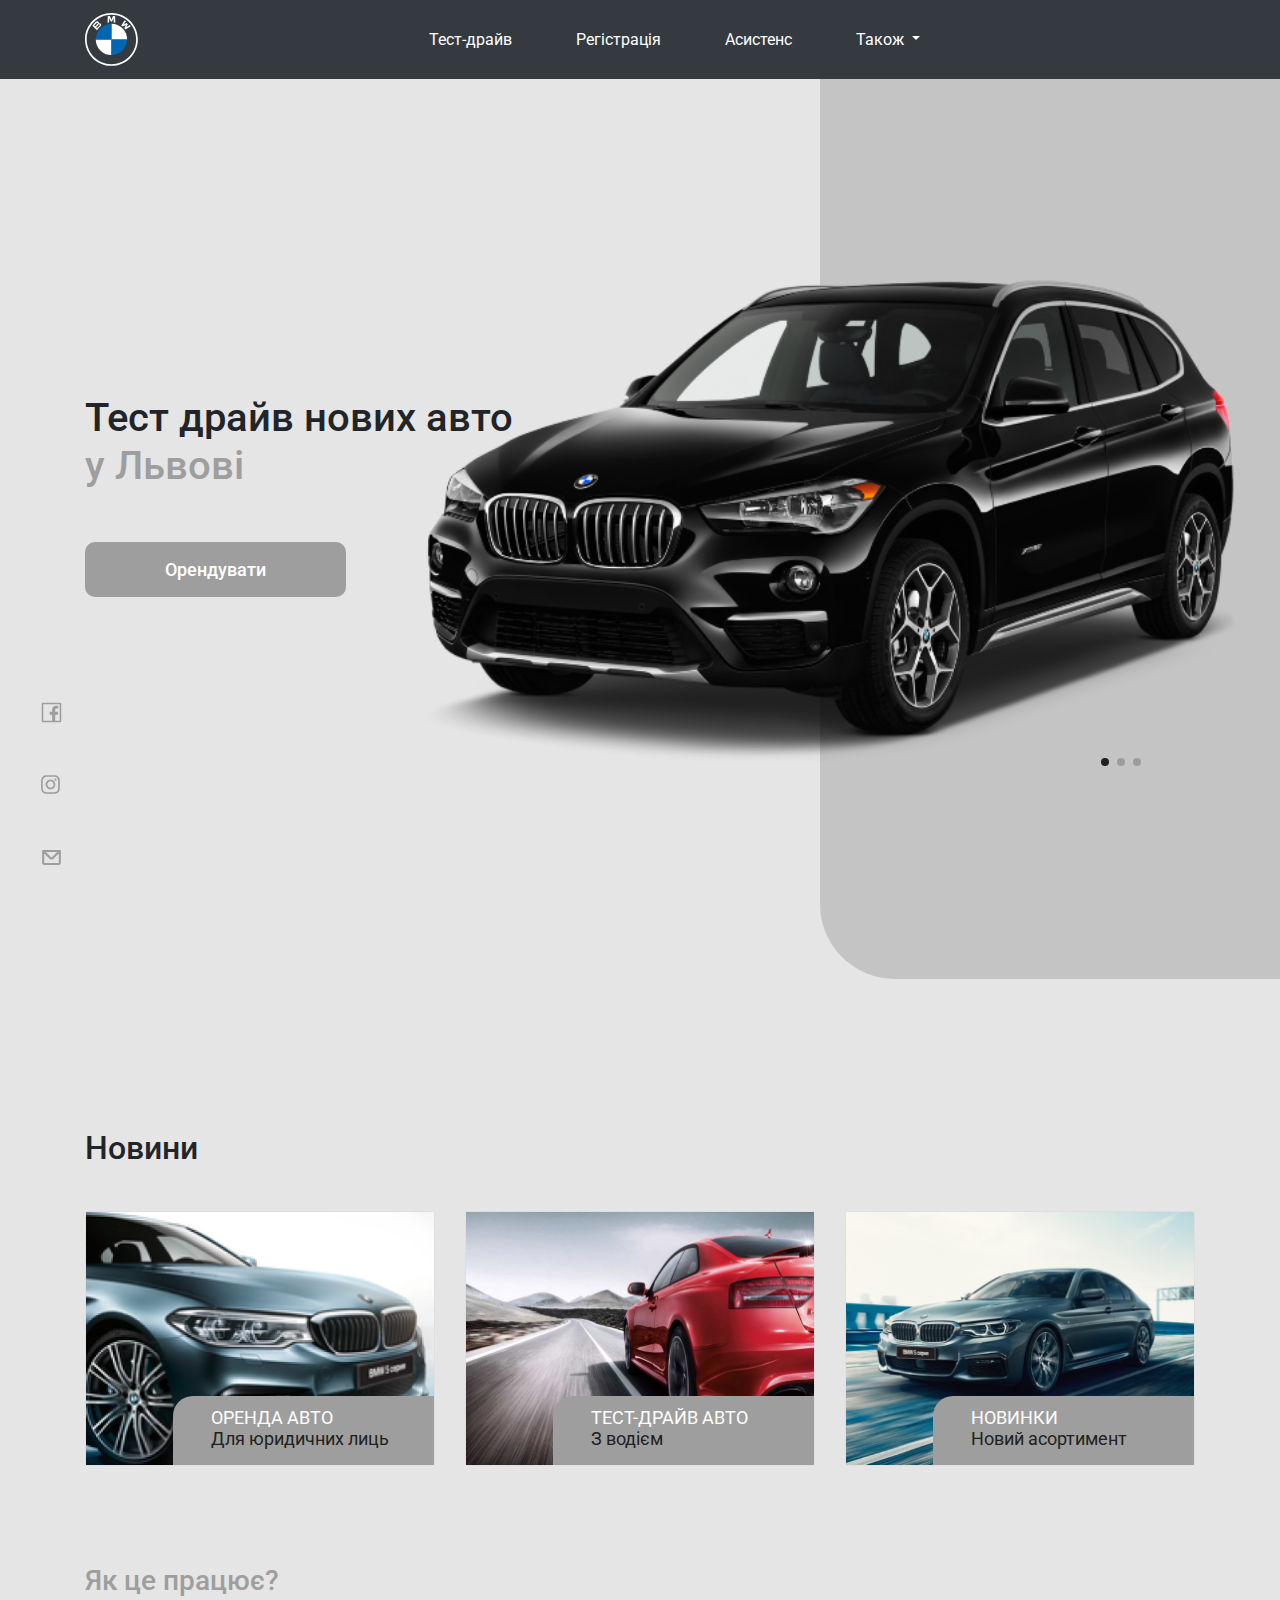
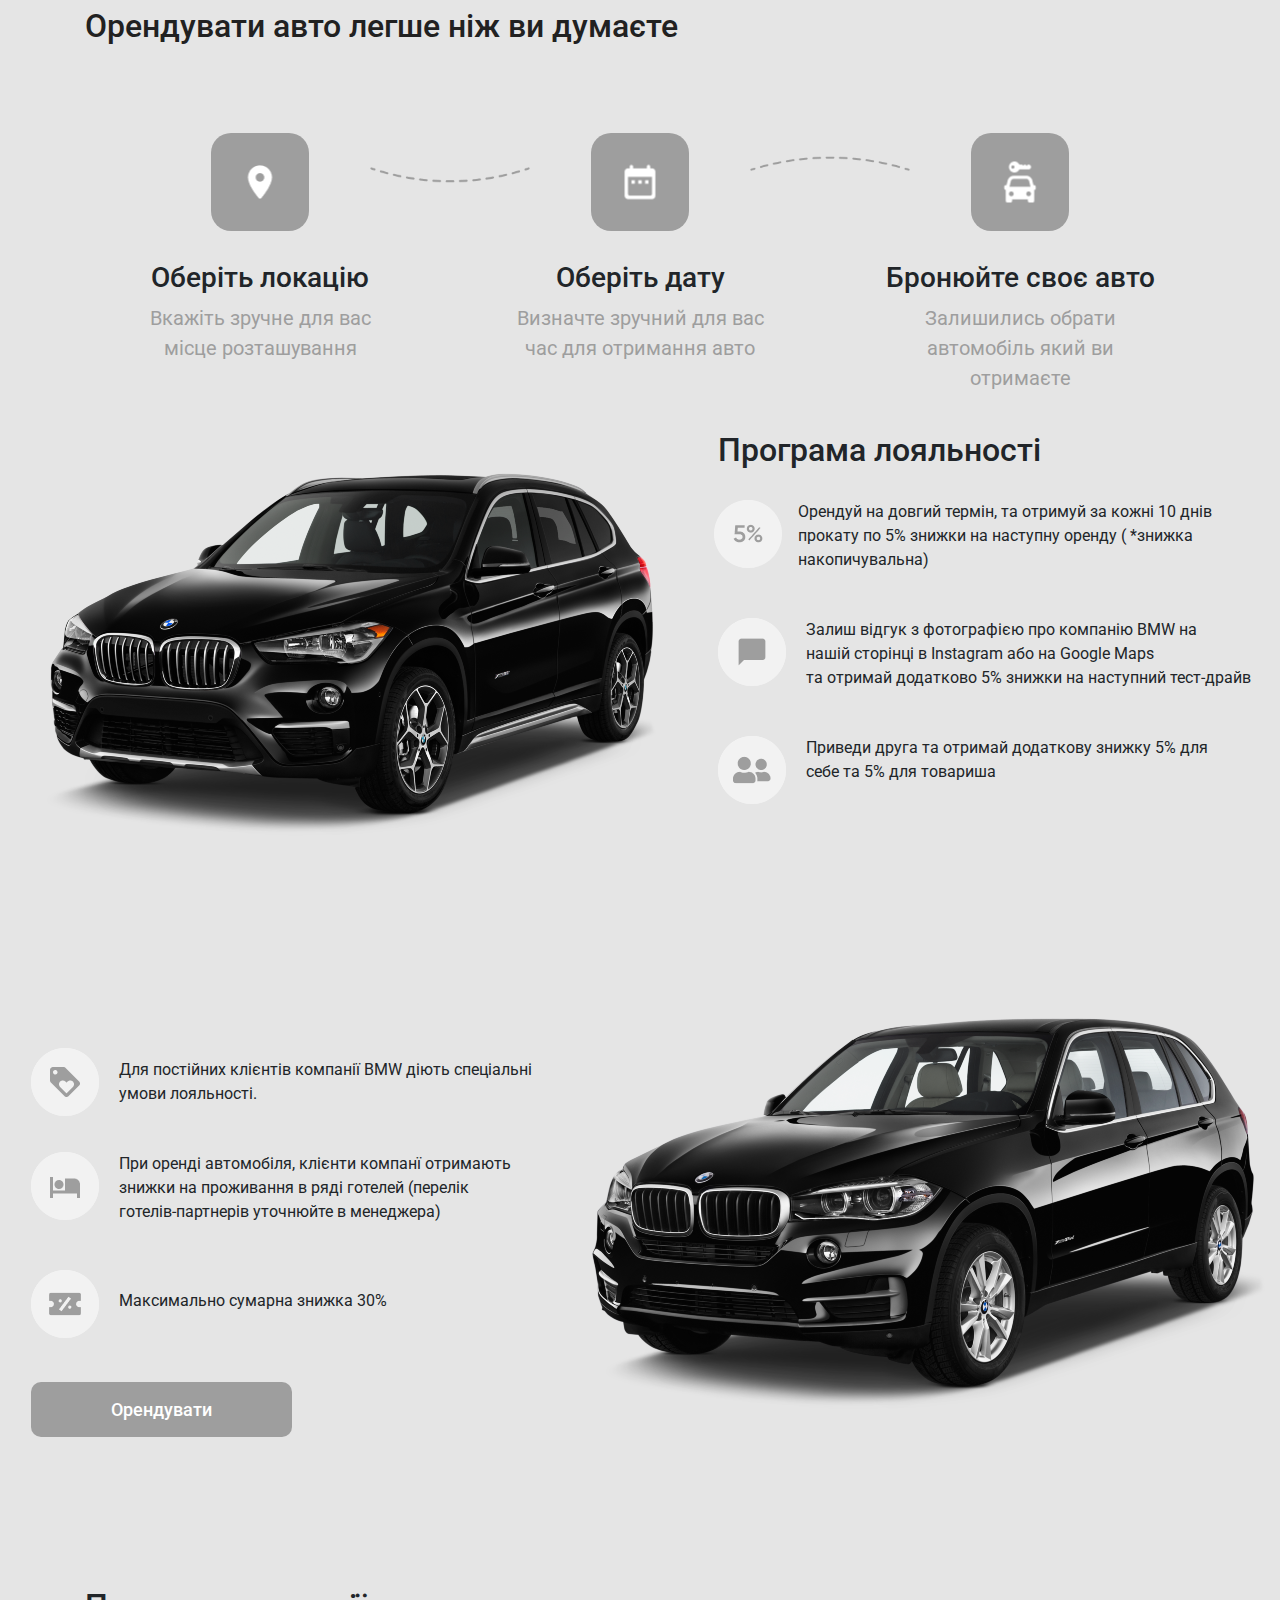
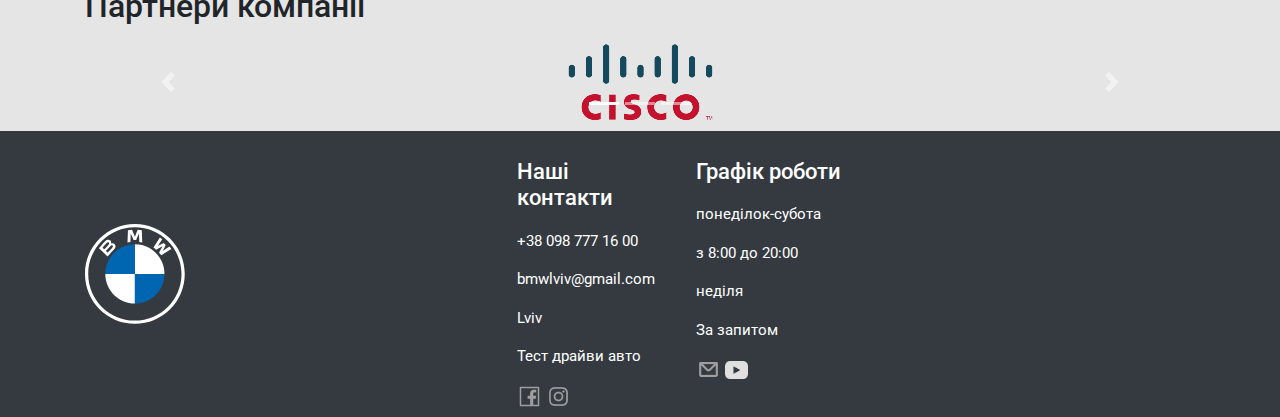
<file: index.html>
<!DOCTYPE html>
<html lang="en">
  <head>
    <meta charset="UTF-8" />
    <meta name="viewport" content="width=device-width, initial-scale=1.0" />
    <title>Bmw</title>
    <!-- CSS only -->
    <link
      href="https://fonts.googleapis.com/css2?family=Roboto:ital,wght@0,400;0,700;1,400&display=swap"
      rel="stylesheet"
    />
    <link
      rel="stylesheet"
      href="https://stackpath.bootstrapcdn.com/bootstrap/4.5.2/css/bootstrap.min.css"
      integrity="sha384-JcKb8q3iqJ61gNV9KGb8thSsNjpSL0n8PARn9HuZOnIxN0hoP+VmmDGMN5t9UJ0Z"
      crossorigin="anonymous"
    />
    <link
      rel="stylesheet"
      href="https://unpkg.com/swiper/swiper-bundle.min.css"
    />
    <link rel="stylesheet" href="./css/style.css" />
    <link rel="stylesheet" href="./css/media.css" />
  </head>

  <body>
    <!-- the begin of menu -->
    <nav class="navbar navbar-expand-md navbar-light bg-dark sticky-top">
      <div class="container">
        <a href="./index.html" class="navbar-brand">
          <img src="./images/BMW_White_Logo.svg" alt="" />
        </a>
        <button
          class="navbar-toggler"
          type="button"
          data-toggle="collapse"
          data-target="#navbarResponsive"
          aria-controls="navbarResponsive"
          aria-expanded="false"
          aria-label="Toggle navigation"
        >
          <span class="navbar-toggler-icon"></span>
        </button>
        <div class="collapse navbar-collapse" id="navbarResponsive">
          <ul class="navbar-nav mr-auto ml-auto">
            <li class="nav-item active mx-xl-4 mx-md-3">
              <a href="./rent.html" class="nav-link" style="color: white"
                >Тест-драйв <span class="sr-only">(current)</span></a
              >
            </li>
            <li class="nav-item active mx-xl-4 mx-md-3">
              <a href="./transfers.html" class="nav-link" style="color: white"
                >Регістрація</a
              >
            </li>
            <li class="nav-item active mx-xl-4 mx-md-3">
              <a href="./assistance.html" class="nav-link" style="color: white"
                >Асистенс</a
              >
            </li>
            <li class="nav-item dropdown mx-xl-4 mx-md-3">
              <a
                class="nav-link dropdown-toggle"
                href="#"
                id="navbarDropdownMenuLink"
                role="button"
                data-toggle="dropdown"
                aria-haspopup="true"
                aria-expanded="false"
                style="color: white"
              >
                Також
              </a>
              <div
                class="dropdown-menu"
                aria-labelledby="navbarDropdownMenuLink"
                style="background-color: grey"
              >
                <a href="./carinfo.html" class="nav-link" style="color: white"
                  >Інформація про авто</a
                >
                <a href="./Repair.html" class="nav-link" style="color: white"
                  >Ремонт</a
                >
                <a href="./about.html" class="nav-link" style="color: white"
                  >Контакти</a
                >
                <a href="./faq.html" class="nav-link" style="color: white"
                  >FAQ</a
                >
              </div>
            </li>
          </ul>
        </div>
      </div>
    </nav>
    <!-- end of menu -->

    <!-- the begin of the header -->
    <header>
      <div class="hero_slider_background"></div>
      <div class="container">
        <div class="row">
          <div class="col d-lg-block d-flex align-items-center flex-column">
            <h1 class="hero_heading">
              Тест драйв нових авто<br /><span>у Львові</span>
            </h1>

            <button class="main_button">
              <a href="./rent.html" style="color: #fff; text-decoration: none"
                >Орендувати</a
              >
            </button>
          </div>

          <!-- slider must be in absolute!! -->
        </div>
      </div>

      <div class="slider_hero_absolute">
        <div class="swiper">
          <!-- Additional required wrapper -->
          <div class="swiper-wrapper">
            <!-- Slides -->
            <div class="swiper-slide">
              <div class="hero_slider_box">
                <img src="./images/x1 .1.png" alt="" />
              </div>
            </div>
            <div class="swiper-slide">
              <div class="hero_slider_box">
                <img src="./images/x5 .1.png" alt="" />
              </div>
            </div>
            <div class="swiper-slide">
              <div class="hero_slider_box">
                <img src="./images/pngwing 1.png" alt="" />
              </div>
            </div>
          </div>
          <!-- If we need pagination -->
          <div class="swiper-pagination"></div>

          <!-- If we need navigation buttons -->

          <!-- If we need scrollbar -->
        </div>
      </div>

      <div class="hero_social">
        <a
          href="https://www.facebook.com/BMW/"
          target="blank"
          class="social_icon"
        >
          <img src="./images/Vector.svg" alt="" />
        </a>
        <a
          href="https://www.instagram.com/bmw/"
          target="blank"
          class="social_icon"
        >
          <img src="./images/bx_bxl-instagram.svg" alt="" />
        </a>
        <a
          href="https://www.google.com/intl/ru/gmail/about/"
          target="blank"
          class="social_icon"
        >
          <img src="./images/Vector (1).svg" alt="" />
        </a>
      </div>
    </header>
    <!-- the end of the header -->

    <!-- the news section -->

    <section class="section_news">
      <div class="container">
        <div class="row">
          <div class="col">
            <h2>Новини</h2>
          </div>
        </div>
        <div class="row row-cols-1 row-cols-md-3">
          <div class="col">
            <div class="card card_relative">
              <div class="img_responsive_container news_card_img">
                <img src="./images/Rectangle 3.png" alt="..." />
              </div>
              <div class="card_content_box">
                <p class="card_content">
                  Оренда авто<br /><span>Для юридичних лиць</span>
                </p>
              </div>
            </div>
          </div>
          <div class="col">
            <div class="card card_relative">
              <div class="img_responsive_container news_card_img">
                <img src="./images/Rectangle 4.png" alt="..." />
              </div>
              <div class="card_content_box">
                <p class="card_content">
                  Тест-драйв авто<br /><span>З водієм</span>
                </p>
              </div>
            </div>
          </div>
          <div class="col">
            <div class="card card_relative">
              <div class="img_responsive_container news_card_img">
                <img src="./images/Rectangle 5.png" alt="..." />
              </div>
              <div class="card_content_box">
                <p class="card_content">
                  Новинки<br /><span>Новий асортимент</span>
                </p>
              </div>
            </div>
          </div>
        </div>
      </div>
    </section>

    <!-- end of the news section -->
    <!--the begin of how it works section   -->
    <section class="how_it_works">
      <div class="container">
        <div class="row">
          <div class="col">
            <h3 id="how_it_works_title">Як це працює?</h3>
            <h2>Орендувати авто легше ніж ви думаєте</h2>
          </div>
        </div>

        <div class="row">
          <div class="col-1 news_col_empty"></div>
          <div class="col-lg col-md-12">
            <div class="icon_box">
              <img class="icon_absolute" src="./images/location.png" alt="" />
            </div>
            <div class="icon_description icon_description_left">
              <h3>Оберіть локацію</h3>
              <p>
                Вкажіть зручне для вас<br />
                місце розташування
              </p>
            </div>
          </div>
          <div class="col-xl-2 col_line">
            <div class="line_position_first">
              <img src="./images/Line 3.png" alt="" />
            </div>
          </div>
          <div class="col-lg col-md-12">
            <div class="icon_box">
              <img class="icon_absolute" src="./images/post.png" alt="" />
            </div>
            <div class="icon_description icon_description_center">
              <h3>Оберіть дату</h3>
              <p>
                Визначте зручний для вас<br />
                час для отримання авто
              </p>
            </div>
          </div>
          <div class="col-xl-2 col_line">
            <div class="line_position_last">
              <img src="./images/Line 2.png" alt="" />
            </div>
          </div>
          <div class="col-lg col-md-12">
            <div class="icon_box">
              <img class="icon_absolute" src="./images/car.png" alt="" />
            </div>
            <div class="icon_description icon_description_right">
              <h3>Бронюйте своє авто</h3>
              <p>
                Залишились обрати<br />
                автомобіль який ви<br />
                отримаєте
              </p>
            </div>
          </div>
          <div class="col-1 news_col_empty"></div>
        </div>
      </div>
    </section>
    <!-- the end of how it works section -->

    <!-- the program loyalnosti -->
    <section class="program_loyal">
      <div class="container-fluid">
        <div class="row">
          <div class="col">
            <img src="./images/x1 .1.png" alt="" />
          </div>
          <div class="col">
            <h2>Програма лояльності</h2>
            <div class="info_line justify-content-start">
              <div class="icon_cirle">
                <img class="icon_absolute" src="./images/1.5.png" alt="" />
              </div>
              <p>
                Орендуй на довгий термін, та отримуй за кожні 10 днів <br />
                прокату по 5% знижки на наступну оренду ( *знижка
                накопичувальна)
              </p>
            </div>
            <div class="info_line justify-content-start">
              <div class="icon_cirle">
                <img class="icon_absolute" src="./images/1.2.png" alt="" />
              </div>
              <p>
                Залиш відгук з фотографією про компанію BMW на<br />
                нашій сторінці в Instagram або на Google Maps <br />
                та отримай додатково 5% знижки на наступний тест-драйв
              </p>
            </div>
            <div class="info_line justify-content-start">
              <div class="icon_cirle">
                <img class="icon_absolute" src="./images/1.1.png" alt="" />
              </div>
              <p>
                Приведи друга та отримай додаткову знижку 5% для <br />
                себе та 5% для товариша
              </p>
            </div>
          </div>
        </div>
      </div>
    </section>

    <section class="second_loyal">
      <div class="container-fluid">
        <div class="row">
          <div class="col ml-3">
            <div class="info_line justify-content-start">
              <div class="icon_cirle">
                <img class="icon_absolute" src="./images/Clients.png" alt="" />
              </div>
              <p class="absolute">
                Для постійних клієнтів компанії BMW діють спеціальні <br />
                умови лояльності.
              </p>
            </div>
            <div class="info_line justify-content-start">
              <div class="icon_cirle">
                <img class="icon_absolute" src="./images/hotels.png" alt="" />
              </div>
              <p>
                При оренді автомобіля, клієнти компанї отримають <br />
                знижки на проживання в ряді готелей (перелік <br />
                готелів-партнерів уточнюйте в менеджера)
              </p>
            </div>
            <div class="info_line justify-content-start">
              <div class="icon_cirle">
                <img class="icon_absolute" src="./images/zniska.png" alt="" />
              </div>
              <p class="abs1">Максимально сумарна знижка 30%</p>
            </div>
            <button class="main_button">
              <a href="./rent.html" style="color: #fff; text-decoration: none"
                >Орендувати</a
              >
            </button>
          </div>
          <div class="col">
            <img src="./images/x5 .1.png" alt="" />
          </div>
        </div>
      </div>
    </section>

    <!-- end of program of loyalnosti -->
    <!-- the slider section -->
    <section class="slider_section">
      <div class="container">
        <h2>Партнери компанії</h2>
        <div
          id="carouselExampleIndicators"
          class="carousel slide"
          data-ride="carousel"
        >
          <ol class="carousel-indicators">
            <li
              data-target="#carouselExampleIndicators"
              data-slide-to="0"
              class="active"
            ></li>
            <li data-target="#carouselExampleIndicators" data-slide-to="1"></li>
            <li data-target="#carouselExampleIndicators" data-slide-to="2"></li>
          </ol>
          <div class="carousel-inner">
            <div class="carousel-item active">
              <img
                src="./images/cisco.png"
                class="d-block w-30 mx-auto"
                alt="..."
              />
            </div>
            <div class="carousel-item">
              <img
                src="./images/axa.png"
                class="d-block w-30 mx-auto"
                alt="..."
              />
            </div>
            <div class="carousel-item">
              <img
                src="./images/karcher.png"
                class="d-block w-30 mx-auto"
                alt="..."
              />
            </div>
          </div>
          <a
            class="carousel-control-prev"
            href="#carouselExampleIndicators"
            role="button"
            data-slide="prev"
          >
            <span class="carousel-control-prev-icon" aria-hidden="true"></span>
            <span class="sr-only">Previous</span>
          </a>
          <a
            class="carousel-control-next"
            href="#carouselExampleIndicators"
            role="button"
            data-slide="next"
          >
            <span class="carousel-control-next-icon" aria-hidden="true"></span>
            <span class="sr-only">Next</span>
          </a>
        </div>
      </div>
    </section>
    <!-- end of slider section -->

    <footer>
      <nav class="navbar navbar-expand-md navbar-light bg-dark">
        <div class="container">
          <a class="navbar-brand" href="./index.html"
            ><img src="./images/BMW_White_Logo.svg" height="100px" alt=""
          /></a>
          <div
            class="row"
            style="padding-right: 350px; color: #fff; padding-top: 20px"
          >
            <div class="col-6">
              <h3 style="font-size: 22px">Наші контакти</h3>
              <p style="padding-top: 10px">+38 098 777 16 00</p>
              <p>bmwlviv@gmail.com</p>
              <p>Lviv</p>
              <p>Тест драйви авто</p>
              <a href="https://www.facebook.com/BMW/" target="blank"
                ><img src="./images/Group 189.png" alt=""
              /></a>
              <a href="https://www.instagram.com/bmw/" target="blank"
                ><img src="./images/Group 187.png" alt=""
              /></a>
            </div>
            <div class="col-6">
              <h3 style="font-size: 22px">Графік роботи</h3>
              <p style="padding-top: 10px">понеділок-субота</p>
              <p>з 8:00 до 20:00</p>
              <p>неділя</p>
              <p>За запитом</p>
              <a
                href="https://www.google.com/intl/ru/gmail/about/"
                target="blank"
                ><img src="./images/gg_mail.png" alt=""
              /></a>
              <a href="https://www.youtube.com/user/BMW" target="blank"
                ><img
                  src="./images/Vector1111.png"
                  height="18"
                  width="23"
                  alt=""
              /></a>
            </div>
          </div>
        </div>
      </nav>
    </footer>

    <script
      src="https://code.jquery.com/jquery-3.5.1.slim.min.js"
      integrity="sha384-DfXdz2htPH0lsSSs5nCTpuj/zy4C+OGpamoFVy38MVBnE+IbbVYUew+OrCXaRkfj"
      crossorigin="anonymous"
    ></script>
    <script
      src="https://cdn.jsdelivr.net/npm/popper.js@1.16.1/dist/umd/popper.min.js"
      integrity="sha384-9/reFTGAW83EW2RDu2S0VKaIzap3H66lZH81PoYlFhbGU+6BZp6G7niu735Sk7lN"
      crossorigin="anonymous"
    ></script>
    <script
      src="https://stackpath.bootstrapcdn.com/bootstrap/4.5.2/js/bootstrap.min.js"
      integrity="sha384-B4gt1jrGC7Jh4AgTPSdUtOBvfO8shuf57BaghqFfPlYxofvL8/KUEfYiJOMMV+rV"
      crossorigin="anonymous"
    ></script>
    <script src="https://unpkg.com/swiper/swiper-bundle.min.js"></script>
    <script src="./js/index.js"></script>
    <script src="./js/slick-main.js"></script>
  </body>
</html>
</file>
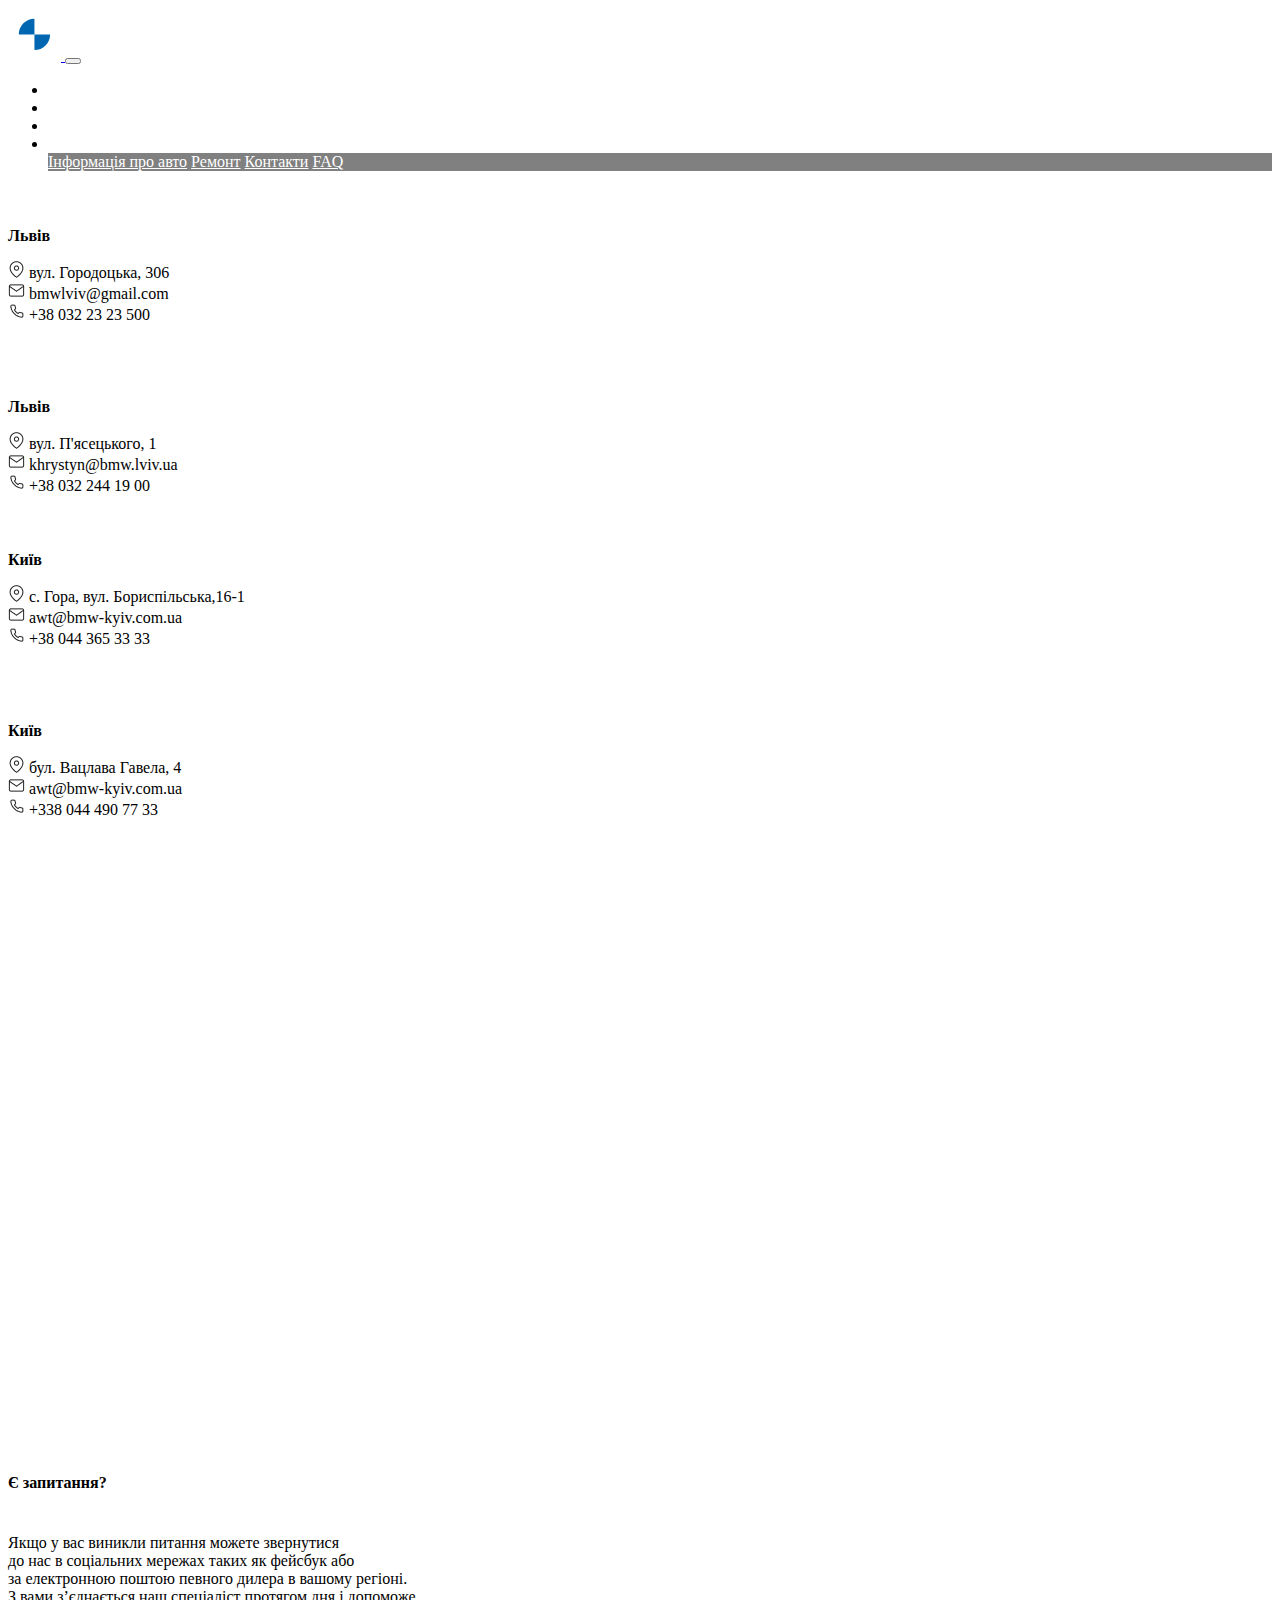
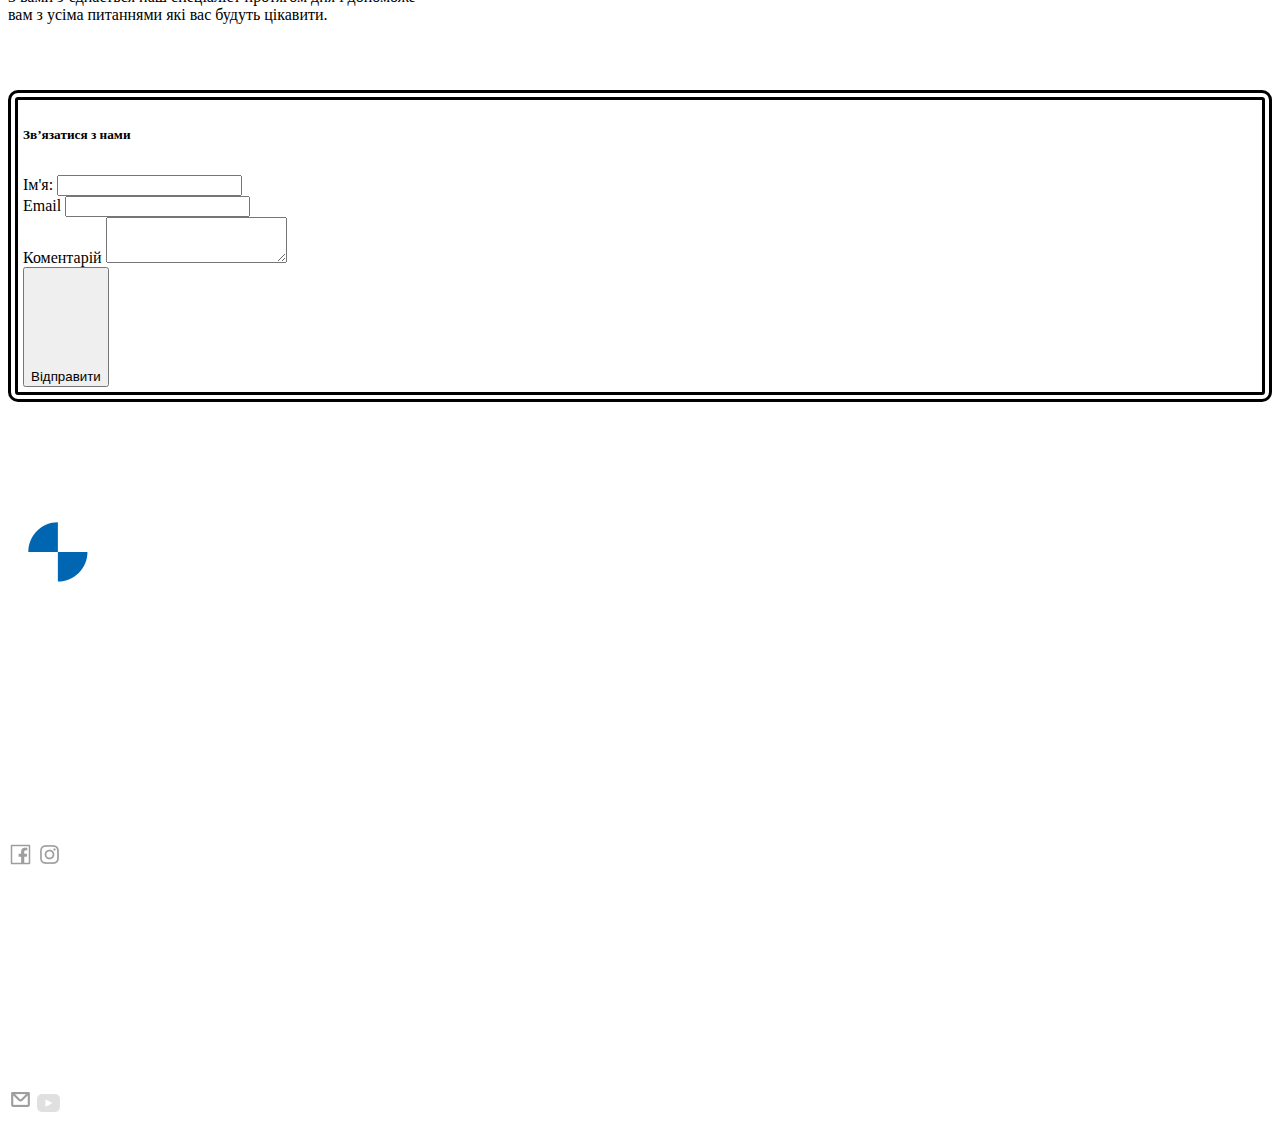
<file: about.html>
<!DOCTYPE html>
<html lang="en">
<head>
    <meta charset="UTF-8">
    <meta name="viewport" content="width=device-width, initial-scale=1.0">
    <title>About</title>
    <link rel="stylesheet" href="./css/about.css">
    <link rel="stylesheet" href="https://cdn.jsdelivr.net/npm/bootstrap@4.5.3/dist/css/bootstrap.min.css" integrity="sha384-TX8t27EcRE3e/ihU7zmQxVncDAy5uIKz4rEkgIXeMed4M0jlfIDPvg6uqKI2xXr2" crossorigin="anonymous">
</head>
<body>
    <!-- the begin of menu -->
    <!-- the begin of menu -->
 <nav class="navbar navbar-expand-md navbar-light bg-dark sticky-top">
  <div class="container">
    <a href="./index.html" class="navbar-brand">
      <img src="./images/BMW_White_Logo.svg" alt="" />
    </a>
    <button
      class="navbar-toggler"
      type="button"
      data-toggle="collapse"
      data-target="#navbarResponsive"
      aria-controls="navbarResponsive"
      aria-expanded="false"
      aria-label="Toggle navigation"
    >
      <span class="navbar-toggler-icon"></span>
    </button>
    <div class="collapse navbar-collapse" id="navbarResponsive">
      <ul class="navbar-nav mr-auto ml-auto">
        <li class="nav-item active mx-xl-4 mx-md-3">
          <a href="./rent.html" class="nav-link" style="color: white;"
            >Тест-драйв <span class="sr-only">(current)</span></a
          >
        </li>
        <li class="nav-item active mx-xl-4 mx-md-3">
          <a href="./transfers.html" class="nav-link" style="color: white;">Регістрація</a>
        </li>
        <li class="nav-item active mx-xl-4 mx-md-3">
          <a href="./assistance.html" class="nav-link" style="color: white;">Асистенс</a>
        </li>
          <li class="nav-item dropdown mx-xl-4 mx-md-3">
            <a
              class="nav-link dropdown-toggle"
              href="#"
              id="navbarDropdownMenuLink"
              role="button"
              data-toggle="dropdown"
              aria-haspopup="true"
              aria-expanded="false"
              style="color: white;"
            >
              Також
            </a>
            <div
              class="dropdown-menu"
              aria-labelledby="navbarDropdownMenuLink"
              style="background-color: grey;"
            >
            <a href="./carinfo.html" class="nav-link" style="color: white;">Інформація про авто</a>
            <a href="./Repair.html" class="nav-link" style="color: white;">Ремонт</a>
            <a href="./about.html" class="nav-link" style="color: white;">Контакти</a>
            <a href="./faq.html" class="nav-link" style="color: white;">FAQ</a>
            </div>
          </li>
      </ul>
    </div>
  </div>
</nav>
<!-- end of menu -->
      <!-- end of menu -->
   

<section>
    <div class="container">
        <div class="row">
            <div class="col-3">
                    <p style="color: rgb(0, 0, 0);"><strong>Львів</strong></p>
                    <img src="./images/map-pin.png" alt="">
                    вул. Городоцька, 306<br>
                    <img src="./images/mail.png" alt="">
                    bmwlviv@gmail.com<br>
                    <img src="./images/phone.png" alt="">
                    +38 032 23 23 500<br><br>
            
                    <p style="color: rgb(0, 0, 0);"><strong>Львів</strong></p>
                    <img src="./images/map-pin.png" alt="">
                    вул. П'ясецького, 1<br>
                    <img src="./images/mail.png" alt="">
                    khrystyn@bmw.lviv.ua<br>
                    <img src="./images/phone.png" alt="">
                    +38 032 244 19 00
                </div>
            <div class="col-3">
              <p style="color: rgb(0, 0, 0);"><strong>Київ</strong></p>
                <img src="./images/map-pin.png" alt="">
                с. Гора, вул. Бориспільська,16-1<br>
                <img src="./images/mail.png" alt="">
                awt@bmw-kyiv.com.ua<br>
                <img src="./images/phone.png" alt="">
                +38 044 365 33 33<br><br>
        
                <p style="color: rgb(0, 0, 0);"><strong>Київ</strong></p>
                <img src="./images/map-pin.png" alt="">
                бул. Вацлава Гавела, 4<br>
                <img src="./images/mail.png" alt="">
                awt@bmw-kyiv.com.ua<br>
                <img src="./images/phone.png" alt="">
                +338 044 490 77 33<br>
            </div>
            
            <div class="col-6">
                <div class="column"style="padding-top: 40px">
                    <iframe src="https://www.google.com/maps/embed?pb=!1m18!1m12!1m3!1d246.2974437566533!2d23.909838056031006!3d49.82775448347202!2m3!1f0!2f0!3f0!3m2!1i1024!2i768!4f13.1!3m3!1m2!1s0x473ae0c792c145db%3A0xf8152696457ec85d!2sAria%20Motors%20-%20BMW%20dealer!5e0!3m2!1sru!2sua!4v1605545802948!5m2!1sru!2sua" width="600" height="450" frameborder="0" style="border:0;" allowfullscreen="" aria-hidden="false" tabindex="0"></iframe>
                </div>
            </div>
        </div>
        <div class="row" style="padding-top:80px;">
            <div class="col-6">
                <div class="columnn" style="padding-top: 60px;">
                    <h4 style="color: rgb(0, 0, 0);padding-bottom: 20px;"><strong>Є запитання?</strong></h4>
                    <p>Якщо у вас виникли питання можете звернутися<br>
                    до нас в соціальних мережах таких як фейсбук або<br>
                    за електронною поштою певного дилера в вашому регіоні.<br>
                    З вами з’єднається наш спеціаліст протягом дня і допоможе<br>
                    вам з усіма питаннями які вас будуть цікавити. 
                    </p>
                </div>
            </div>
            <div class="col-sm-6">
                <div class="login-box" style="padding-bottom: 100px;">
                  <div class="border">
                    <h5 style="padding-bottom: 10px;">Зв’язатися з нами</h5>
                    <div class="form-group">
                      <label for="inputName">Ім'я:</label>
                      <input type="text" class="form-control inputName" id="inputName" placeholder="">
                    </div>
                    <div class="form-group">
                      <label for="inputEmail4">Email</label>
                      <input type="email" class="form-control inputEmail4" id="inputEmail4">
                    </div>
                    <div class="form-group">
                      <label for="exampleFormControlTextarea1">Коментарій</label>
                      <textarea style="height: 40px;" class="form-control exampleFormControlTextarea1" id="exampleFormControlTextarea1" rows="3"></textarea>
                    </div>
                    <div class="form-group">
                      <button type="submit" class="btn btn-dark">Відправити</button>
                    </div>
                </div>
            </div>
        </div>
    </div>
</div>
</section>





<footer>
  <nav class="navbar navbar-expand-md navbar-light bg-dark">
    <div class="container">
      <a class="navbar-brand" href="./index.html"
        ><img src="./images/BMW_White_Logo.svg" height="100px" alt=""
      /></a>
      <div class="row" style="padding-right: 350px; color: #fff; padding-top: 20px;">
        <div class="col-6">
          <h3 style="font-size: 22px;">Наші контакти</h3>
          <p style="padding-top: 10px;">+38 098 777 16 00</p>
          <p>bmwlviv@gmail.com</p>
          <p>Lviv</p>
          <p>Тест драйви авто</p>
          <a href="https://www.facebook.com/BMW/" target="blank"><img src="./images/Group 189.png" alt=""></a>
          <a href="https://www.instagram.com/bmw/" target="blank"><img src="./images/Group 187.png" alt=""></a>
        </div>
        <div class="col-6">
          <h3 style="font-size: 22px;">Графік роботи</h3>
          <p style="padding-top: 10px;">понеділок-субота</p>
          <p>з 8:00 до 20:00</p>
          <p>неділя</p>
          <p>За запитом</p>
          <a href="https://www.google.com/intl/ru/gmail/about/" target="blank"><img src="./images/gg_mail.png" alt=""></a>
          <a href="https://www.youtube.com/user/BMW" target="blank"><img src="./images/Vector1111.png" height="18" width="23" alt=""></a>
        </div>
      </div>
    </div>
  </nav>
</footer>








<script src="https://code.jquery.com/jquery-3.5.1.slim.min.js" integrity="sha384-DfXdz2htPH0lsSSs5nCTpuj/zy4C+OGpamoFVy38MVBnE+IbbVYUew+OrCXaRkfj" crossorigin="anonymous"></script>
<script src="https://cdn.jsdelivr.net/npm/popper.js@1.16.1/dist/umd/popper.min.js" integrity="sha384-9/reFTGAW83EW2RDu2S0VKaIzap3H66lZH81PoYlFhbGU+6BZp6G7niu735Sk7lN" crossorigin="anonymous"></script>
<script src="https://cdn.jsdelivr.net/npm/bootstrap@4.5.3/dist/js/bootstrap.min.js" integrity="sha384-w1Q4orYjBQndcko6MimVbzY0tgp4pWB4lZ7lr30WKz0vr/aWKhXdBNmNb5D92v7s" crossorigin="anonymous"></script>
<script src="./js/about.js"></script>
</body>
</html>
</file>
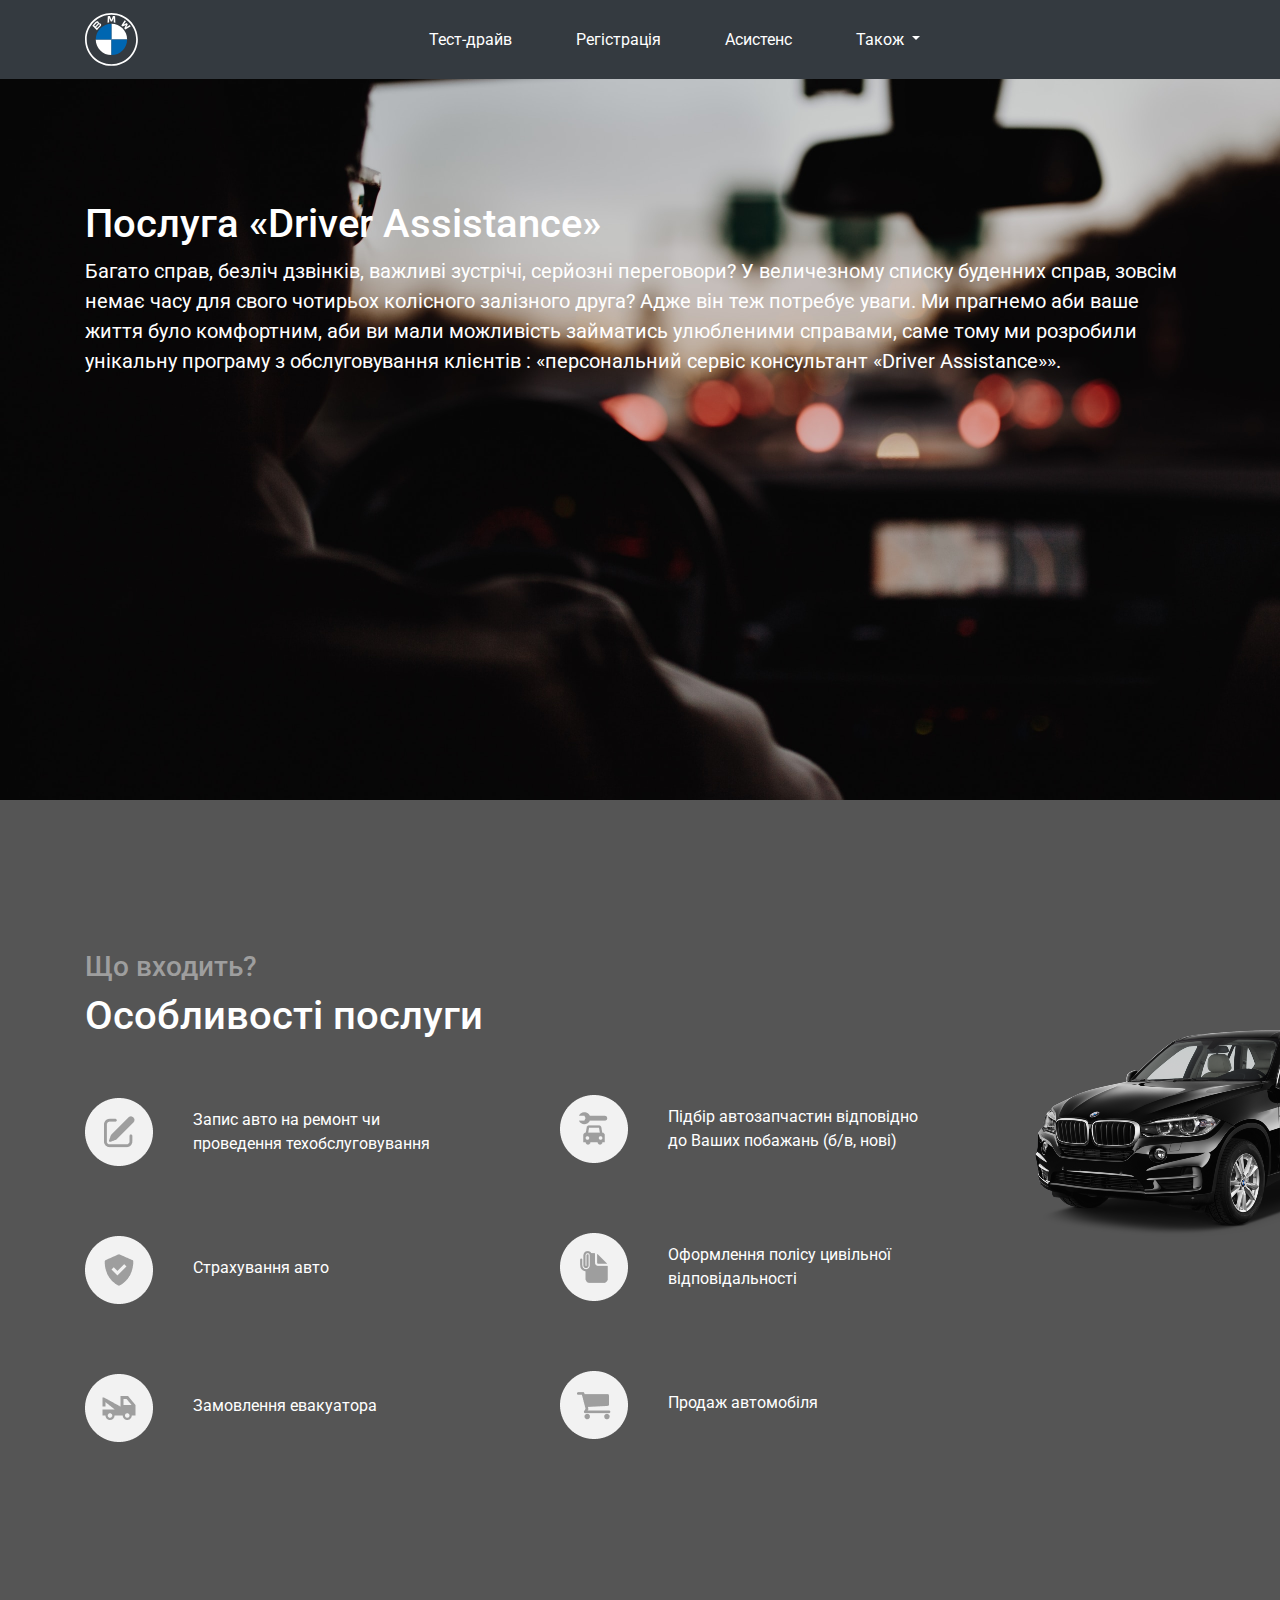
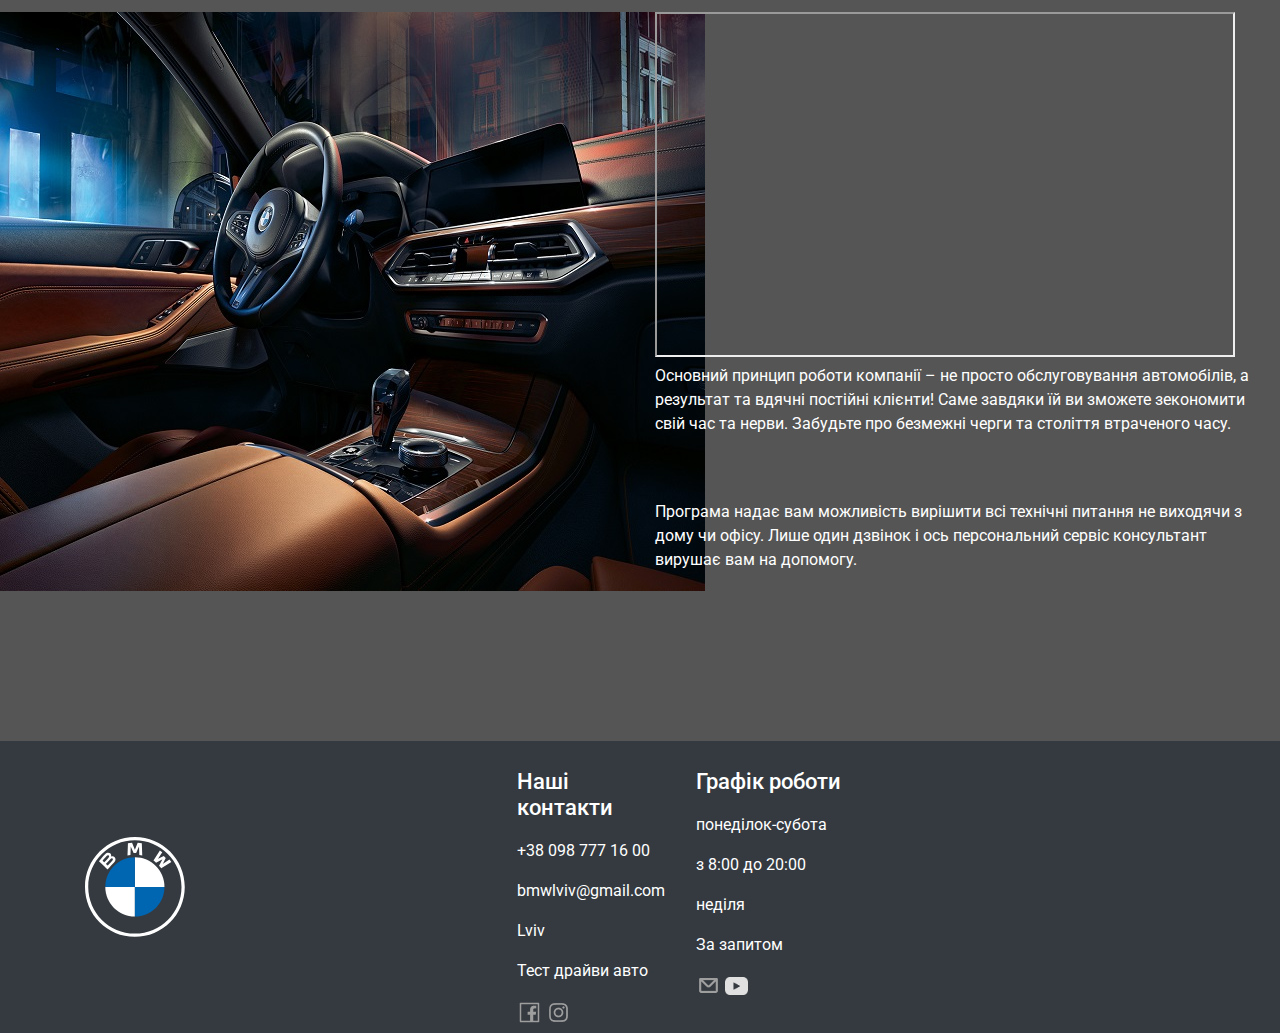
<file: assistance.html>
<!DOCTYPE html>
<html lang="en">
<head>
    <meta charset="UTF-8">
    <meta name="viewport" content="width=device-width, initial-scale=1.0">
    <title>Assistance</title>
    <!-- CSS only -->
    <link
      href="https://fonts.googleapis.com/css2?family=Roboto:ital,wght@0,400;0,700;1,400&display=swap"
      rel="stylesheet"
    />

    <link
      rel="stylesheet"
      href="https://stackpath.bootstrapcdn.com/bootstrap/4.5.2/css/bootstrap.min.css"
      integrity="sha384-JcKb8q3iqJ61gNV9KGb8thSsNjpSL0n8PARn9HuZOnIxN0hoP+VmmDGMN5t9UJ0Z"
      crossorigin="anonymous"
    />
    <link rel="stylesheet" href="./css/assistance.css">
</head>
<body>
     <!-- the menu component -->
   <div class="foto">
    <!-- the begin of menu -->
 <nav class="navbar navbar-expand-md navbar-light bg-dark fixed-top">
  <div class="container">
    <a href="./index.html" class="navbar-brand">
      <img src="./images/BMW_White_Logo.svg" alt="" />
    </a>
    <button
      class="navbar-toggler"
      type="button"
      data-toggle="collapse"
      data-target="#navbarResponsive"
      aria-controls="navbarResponsive"
      aria-expanded="false"
      aria-label="Toggle navigation"
    >
      <span class="navbar-toggler-icon"></span>
    </button>
    <div class="collapse navbar-collapse" id="navbarResponsive">
      <ul class="navbar-nav mr-auto ml-auto">
        <li class="nav-item active mx-xl-4 mx-md-3">
          <a href="./rent.html" class="nav-link" style="color: white;"
            >Тест-драйв <span class="sr-only">(current)</span></a
          >
        </li>
        <li class="nav-item active mx-xl-4 mx-md-3">
          <a href="./transfers.html" class="nav-link" style="color: white;">Регістрація</a>
        </li>
        <li class="nav-item active mx-xl-4 mx-md-3">
          <a href="./assistance.html" class="nav-link" style="color: white;">Асистенс</a>
        </li>
          <li class="nav-item dropdown mx-xl-4 mx-md-3">
            <a
              class="nav-link dropdown-toggle"
              href="#"
              id="navbarDropdownMenuLink"
              role="button"
              data-toggle="dropdown"
              aria-haspopup="true"
              aria-expanded="false"
              style="color: white;"
            >
              Також
            </a>
            <div
              class="dropdown-menu"
              aria-labelledby="navbarDropdownMenuLink"
              style="background-color: grey;"
            >
            <a href="./carinfo.html" class="nav-link" style="color: white;">Інформація про авто</a>
            <a href="./Repair.html" class="nav-link" style="color: white;">Ремонт</a>
            <a href="./about.html" class="nav-link" style="color: white;">Контакти</a>
            <a href="./faq.html" class="nav-link" style="color: white;">FAQ</a>
            </div>
          </li>
      </ul>
    </div>
  </div>
</nav>
<!-- end of menu -->
      <div class="container">
        <div class="row" style="font-size: 20px; color: white;">
          <div class="col" style="padding-top: 200px;">
            <h1 style="font-size: 40px;">Послуга «Driver Assistance»</h1>
            <p>Багато справ, безліч дзвінків, важливі зустрічі, серйозні переговори? У величезному списку буденних справ, зовсім немає часу для свого чотирьох колісного залізного друга? Адже він теж потребує уваги. Ми прагнемо аби ваше життя було комфортним, аби ви мали можливість займатись улюбленими справами, саме тому ми розробили унікальну програму з обслуговування клієнтів : «персональний сервіс консультант «Driver Assistance»».</p>
          </div>
        </div>
      </div>
    </div>
 <!-- end of menu component -->

    <section>
      <div class="container">
        <div class="row" style="padding-top: 150px;">
          <div class="col-5">
            <h3 style="color: #9E9E9E;">Що входить?</h3>
            <h1>Особливості послуги</h1>
            
            <img src="./images/Group 633.png" alt="" style="padding-top: 50px;">
            <span style="position: absolute; padding-left: 40px; padding-top: 60px;">
              Запис авто на ремонт чи <br> проведення техобслуговування</span>
            <br>

            <img src="./images/Group 641.png" alt="" style="padding-top: 70px;"> 
            <span style="position: absolute; padding-left: 40px; padding-top: 90px;">
              Страхування авто</span>  
            <br>
            
            <img src="./images/Group 635.png" alt="" style="padding-top: 70px;">
            <span style="position: absolute; padding-left: 40px; padding-top: 90px;">
              Замовлення евакуатора</span>
          </div>

          <div class="col-5" style="padding-top: 95px;">
            <img src="./images/Group 632.png" alt="" style="padding-top: 50px;">
            <span style="position: absolute; padding-left: 40px; padding-top: 60px;">
              Підбір автозапчастин відповідно <br> до Ваших побажань (б/в, нові)</span>
            <br>

            <img src="./images/Group 638.png" alt="" style="padding-top: 70px;"> 
            <span style="position: absolute; padding-left: 40px; padding-top: 80px;">
              Оформлення полісу цивільної відповідальності</span>  
            <br>
            
            <img src="./images/Group 640.png" alt="" style="padding-top: 70px;">
            <span style="position: absolute; padding-left: 40px; padding-top: 90px;">
              Продаж автомобіля</span>
          </div>
          
          <div class="col-2" style="padding-top: 80px;">
            <img src="./images/fixed x5.png" alt="">
          </div>
        </div>
      </div>
      <div class="container-fluid">
        <div class="row" style="padding-top: 170px;">
          <div class="col-6" style="padding-left: 0;">
            <img src="./images/asist.jpg" alt="">
          </div>
          <div class="col-6">
            <iframe width="580" height="345" src="https://www.youtube.com/embed/1XHr98Foq-w"></iframe>
            <p>Основний принцип роботи компанії – не просто обслуговування автомобілів, а результат та вдячні постійні клієнти! 
              Саме завдяки їй ви зможете зекономити свій час та нерви. Забудьте про безмежні черги та століття втраченого часу. </p>
              <br> 
              <br>
              <p>Програма надає вам можливість вирішити всі технічні питання не виходячи з дому чи офісу. 
                Лише один дзвінок і ось персональний сервіс консультант вирушає вам на допомогу.</p>
          </div>
        </div>
      </div>
    </section>

    <footer style="padding-top: 150px;">
      <nav class="navbar navbar-expand-md navbar-light bg-dark">
        <div class="container">
          <a class="navbar-brand" href="./index.html"
            ><img src="./images/BMW_White_Logo.svg" height="100px" alt=""
          /></a>
          <div class="row" style="padding-right: 350px; color: #fff; padding-top: 20px;">
            <div class="col-6">
              <h3 style="font-size: 22px;">Наші контакти</h3>
              <p style="padding-top: 10px;">+38 098 777 16 00</p>
              <p>bmwlviv@gmail.com</p>
              <p>Lviv</p>
              <p>Тест драйви авто</p>
              <a href="https://www.facebook.com/BMW/" target="blank"><img src="./images/Group 189.png" alt=""></a>
              <a href="https://www.instagram.com/bmw/" target="blank"><img src="./images/Group 187.png" alt=""></a>
            </div>
            <div class="col-6">
              <h3 style="font-size: 22px;">Графік роботи</h3>
              <p style="padding-top: 10px;">понеділок-субота</p>
              <p>з 8:00 до 20:00</p>
              <p>неділя</p>
              <p>За запитом</p>
              <a href="https://www.google.com/intl/ru/gmail/about/" target="blank"><img src="./images/gg_mail.png" alt=""></a>
              <a href="https://www.youtube.com/user/BMW" target="blank"><img src="./images/Vector1111.png" height="18" width="23" alt=""></a>
            </div>
          </div>
        </div>
      </nav>
    </footer>


    <script
    src="https://code.jquery.com/jquery-3.5.1.slim.min.js"
    integrity="sha384-DfXdz2htPH0lsSSs5nCTpuj/zy4C+OGpamoFVy38MVBnE+IbbVYUew+OrCXaRkfj"
    crossorigin="anonymous"
  ></script>
  <script
    src="https://cdn.jsdelivr.net/npm/popper.js@1.16.1/dist/umd/popper.min.js"
    integrity="sha384-9/reFTGAW83EW2RDu2S0VKaIzap3H66lZH81PoYlFhbGU+6BZp6G7niu735Sk7lN"
    crossorigin="anonymous"
  ></script>
  <script
    src="https://stackpath.bootstrapcdn.com/bootstrap/4.5.2/js/bootstrap.min.js"
    integrity="sha384-B4gt1jrGC7Jh4AgTPSdUtOBvfO8shuf57BaghqFfPlYxofvL8/KUEfYiJOMMV+rV"
    crossorigin="anonymous"
  ></script>
  <script src="https://unpkg.com/swiper/swiper-bundle.min.js"></script>
</body>
</html>
</file>
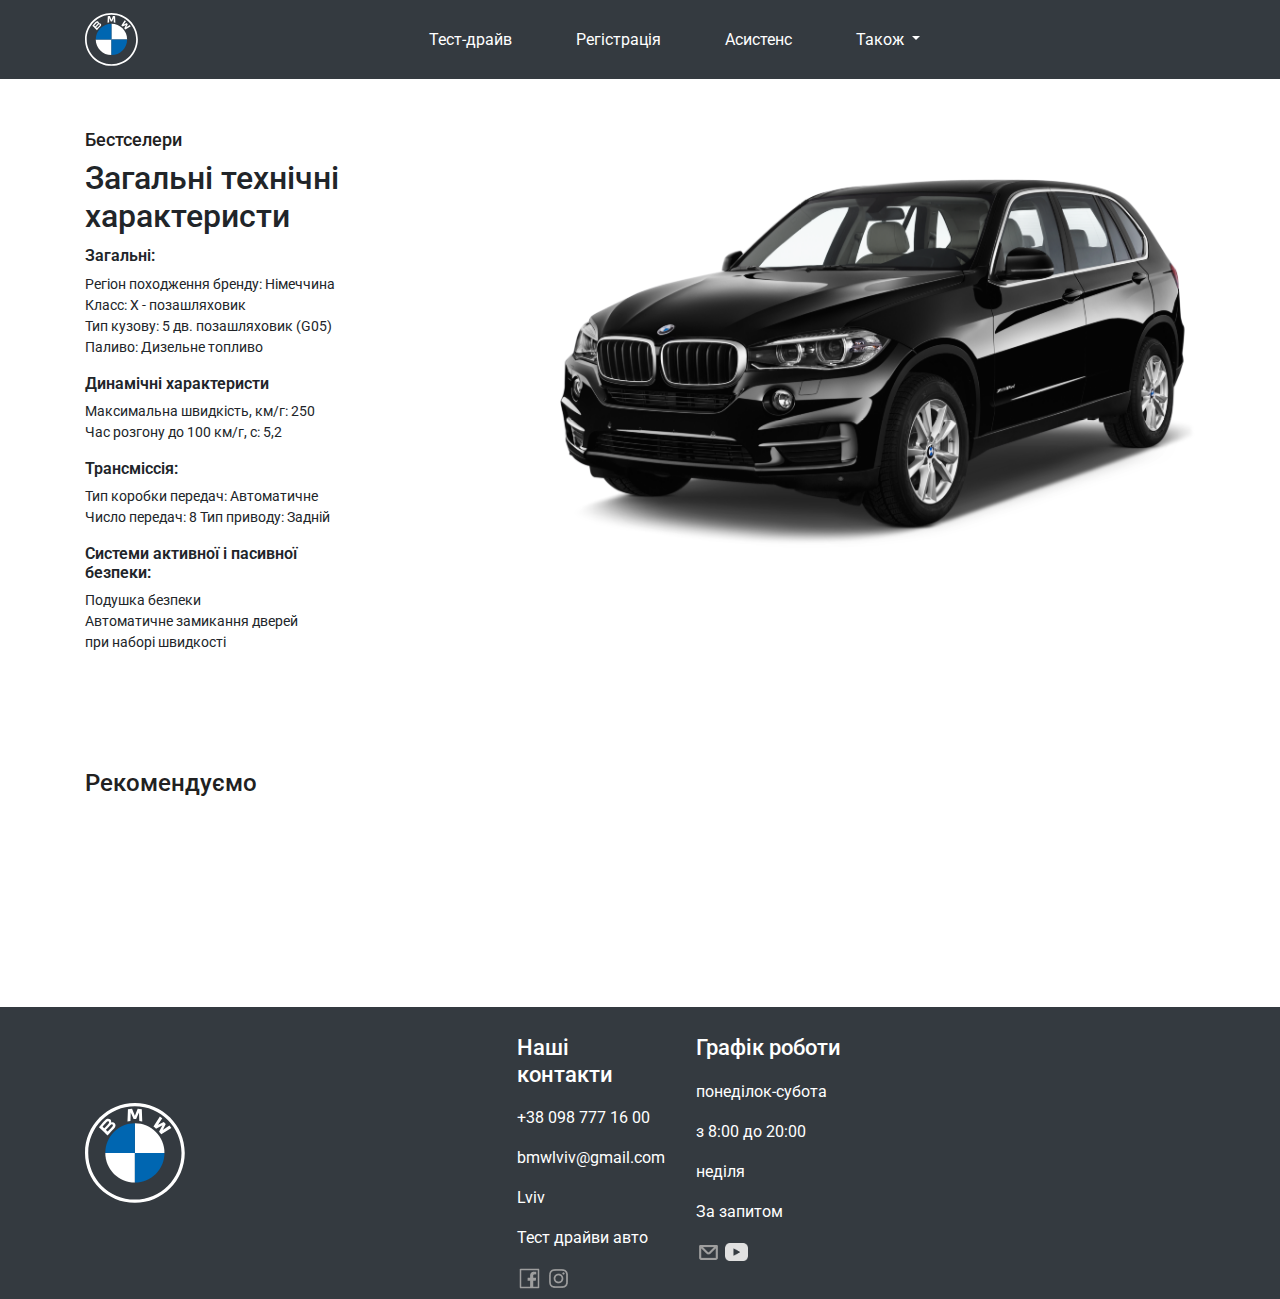
<file: carinfo.html>
<!DOCTYPE html>
<html lang="en">
  <head>
    <meta charset="UTF-8" />
    <meta name="viewport" content="width=device-width, initial-scale=1.0" />
    <title>Car info</title>
    <!-- CSS only -->
    <link
      href="https://fonts.googleapis.com/css2?family=Roboto:ital,wght@0,400;0,700;1,400&display=swap"
      rel="stylesheet"
    />

    <link
      rel="stylesheet"
      href="https://stackpath.bootstrapcdn.com/bootstrap/4.5.2/css/bootstrap.min.css"
      integrity="sha384-JcKb8q3iqJ61gNV9KGb8thSsNjpSL0n8PARn9HuZOnIxN0hoP+VmmDGMN5t9UJ0Z"
      crossorigin="anonymous"
    />

    <link rel="stylesheet" href="./css/carinfo.css" />
  </head>
  <body>
     <!-- the begin of menu -->
 <nav class="navbar navbar-expand-md navbar-light bg-dark sticky-top">
  <div class="container">
    <a href="./index.html" class="navbar-brand">
      <img src="./images/BMW_White_Logo.svg" alt="" />
    </a>
    <button
      class="navbar-toggler"
      type="button"
      data-toggle="collapse"
      data-target="#navbarResponsive"
      aria-controls="navbarResponsive"
      aria-expanded="false"
      aria-label="Toggle navigation"
    >
      <span class="navbar-toggler-icon"></span>
    </button>
    <div class="collapse navbar-collapse" id="navbarResponsive">
      <ul class="navbar-nav mr-auto ml-auto">
        <li class="nav-item active mx-xl-4 mx-md-3">
          <a href="./rent.html" class="nav-link" style="color: white;"
            >Тест-драйв <span class="sr-only">(current)</span></a
          >
        </li>
        <li class="nav-item active mx-xl-4 mx-md-3">
          <a href="./transfers.html" class="nav-link" style="color: white;">Регістрація</a>
        </li>
        <li class="nav-item active mx-xl-4 mx-md-3">
          <a href="./assistance.html" class="nav-link" style="color: white;">Асистенс</a>
        </li>
          <li class="nav-item dropdown mx-xl-4 mx-md-3">
            <a
              class="nav-link dropdown-toggle"
              href="#"
              id="navbarDropdownMenuLink"
              role="button"
              data-toggle="dropdown"
              aria-haspopup="true"
              aria-expanded="false"
              style="color: white;"
            >
              Також
            </a>
            <div
              class="dropdown-menu"
              aria-labelledby="navbarDropdownMenuLink"
              style="background-color: grey;"
            >
            <a href="./carinfo.html" class="nav-link" style="color: white;">Інформація про авто</a>
            <a href="./Repair.html" class="nav-link" style="color: white;">Ремонт</a>
            <a href="./about.html" class="nav-link" style="color: white;">Контакти</a>
            <a href="./faq.html" class="nav-link" style="color: white;">FAQ</a>
            </div>
          </li>
      </ul>
    </div>
  </div>
</nav>
<!-- end of menu -->
    <!-- end of menu -->

    <!-- the begin of the section -->
    <section class="first_section">
      <div class="container">
        <div class="row">
          <div class="col-5">
            <h1>Бестселери</h1>
            <h2>Загальні технічні
              <br />
              характеристи</h2>
              <h3>Загальні:</h3>
            <p>
              Регіон походження бренду: Німеччина
              <br />
              Класс: X - позашляховик
              <br />
              Тип кузову: 5 дв. позашляховик (G05)
              <br />
              Паливо: Дизельне топливо
            </p>
            <h3>Динамічні характеристи</h3>
            <p>
              Максимальна швидкість, км/г: 250
              <br />
              Час розгону до 100 км/г, с: 5,2
            </p>
            <h3>Трансміссія:</h3>
            <p>
              Тип коробки передач: Автоматичне
              <br />
              Число передач: 8 Тип приводу: Задній
            </p>
            <h3>
              Системи активної і пасивної
              <br />
              безпеки:
            </h3>
            <p>
              Подушка безпеки
              <br />
              Автоматичне замикання дверей <br />
              при наборі швидкості
            </p> 
          </div>

            <div class="col-7" style="padding-top: 100px;">
              <div id="carouselExampleControls" class="carousel slide" data-ride="carousel">
                <div class="carousel-inner">
                  <div class="carousel-item active">
                    <img src="./images/x5 .1.png" class="d-block w-100" alt="...">
                  </div>
              </div>
            </div>
        </div>
      </div>
    </section>
    <!-- the end of the section -->

    <!-- the begin of the section recommend -->
    <section class="section_recommend">
      <div class="container">
        <h1>Рекомендуємо</h1>
        <div class="card-deck car_cards">
          <div class="card">
            <img
              src="./images/s7.png"
              class="card-img-top img_fixed"
              alt="..."
            />
            <div class="card-body">
              <h5 class="card-title">BMW 730d xDrive</h5>
              <p class="card-text">2019</p>
              <img src="./images/Vector (4).png" alt="" />
              <span>5 місця</span>
              <span class="text_button"><text>99€</text> / в день</span>
              <br />
              <img src="./images/Vector (5).png" alt="" />
              <span
                >Кондиціонер
                <div class="toggle" style="position: absolute;">
                  <a class="toggler" href="#">Детальніше</a>
                  <div class="content">
                    Паливо: Дизельне топливо<br>
                    Максимальна швидкість, км/г: 250<br>
                    Тип коробки передач: Автоматична<br>
                    Число передач: 8
                  </div>
                </div></span
              >
              <br />
              <img src="./images/Vector (6).png" alt="" />
              <span>3000€</span>
            </div>
          </div>
          <div class="card">
            <img
              src="./images/x1 .1.png"
              class="card-img-top img_fixed"
              alt="..."
            />
            <div class="card-body">
              <h5 class="card-title">BMW X1</h5>
              <p class="card-text">2016</p>
              <img src="./images/Vector (4).png" alt="" />
              <span>5 місця</span>
              <span class="text_button"><text>60€</text> / в день</span>
              <br />
              <img src="./images/Vector (5).png" alt="" />
              <span
                >Кондиціонер
                <div class="toggle" style="position: absolute;">
                  <a class="toggler" href="#">Детальніше</a>
                  <div class="content">
                    Паливо: Дизельне топливо<br>
                    Максимальна швидкість, км/г: 205<br>
                    Тип коробки передач: Автоматична<br>
                    Число передач: 8
                  </div>
                </div></span
              >
              <br />
              <img src="./images/Vector (6).png" alt="" />
              <span>1800€</span>
            </div>
          </div>
          <div class="card">
            <img
              src="./images/m6.png"
              class="card-img-top img_fixed"
              alt="..."
            />
            <div class="card-body">
              <h5 class="card-title">BMW M6</h5>
              <p class="card-text">2015</p>
              <img src="./images/Vector (4).png" alt="" />
              <span>2 місця</span>
              <span class="text_button"><text>80€</text> / в день</span>
              <br />
              <img src="./images/Vector (5).png" alt="" />
              <span
                >Кондиціонер
                <div class="toggle" style="position: absolute;">
                  <a class="toggler" href="#">Детальніше</a>
                  <div class="content">
                    Паливо: Бензинове топливо<br>
                    Максимальна швидкість, км/г: 250<br>
                    Тип коробки передач: Автоматична<br>
                    Число передач: 7
                  </div>
                </div></span
              >
              <br />
              <img src="./images/Vector (6).png" alt="" />
              <span>2400€</span>
            </div>
          </div>
        </div>
      </div>
    </section>
    <!--  the end of the section recommend -->


    <footer style="padding-top: 150px;">
      <nav class="navbar navbar-expand-md navbar-light bg-dark">
        <div class="container">
          <a class="navbar-brand" href="./index.html"
            ><img src="./images/BMW_White_Logo.svg" height="100px" alt=""
          /></a>
          <div class="row" style="padding-right: 350px; color: #fff; padding-top: 20px;">
            <div class="col-6">
              <h3 style="font-size: 22px;">Наші контакти</h3>
              <p style="padding-top: 10px;">+38 098 777 16 00</p>
              <p>bmwlviv@gmail.com</p>
              <p>Lviv</p>
              <p>Тест драйви авто</p>
              <a href="https://www.facebook.com/BMW/" target="blank"><img src="./images/Group 189.png" alt=""></a>
              <a href="https://www.instagram.com/bmw/" target="blank"><img src="./images/Group 187.png" alt=""></a>
            </div>
            <div class="col-6">
              <h3 style="font-size: 22px;">Графік роботи</h3>
              <p style="padding-top: 10px;">понеділок-субота</p>
              <p>з 8:00 до 20:00</p>
              <p>неділя</p>
              <p>За запитом</p>
              <a href="https://www.google.com/intl/ru/gmail/about/" target="blank"><img src="./images/gg_mail.png" alt=""></a>
              <a href="https://www.youtube.com/user/BMW" target="blank"><img src="./images/Vector1111.png" height="18" width="23" alt=""></a>
            </div>
          </div>
        </div>
      </nav>
    </footer>

    <script
      src="https://code.jquery.com/jquery-3.5.1.slim.min.js"
      integrity="sha384-DfXdz2htPH0lsSSs5nCTpuj/zy4C+OGpamoFVy38MVBnE+IbbVYUew+OrCXaRkfj"
      crossorigin="anonymous"
    ></script>
    <script
      src="https://cdn.jsdelivr.net/npm/popper.js@1.16.1/dist/umd/popper.min.js"
      integrity="sha384-9/reFTGAW83EW2RDu2S0VKaIzap3H66lZH81PoYlFhbGU+6BZp6G7niu735Sk7lN"
      crossorigin="anonymous"
    ></script>
    <script
      src="https://stackpath.bootstrapcdn.com/bootstrap/4.5.2/js/bootstrap.min.js"
      integrity="sha384-B4gt1jrGC7Jh4AgTPSdUtOBvfO8shuf57BaghqFfPlYxofvL8/KUEfYiJOMMV+rV"
      crossorigin="anonymous"
    ></script>
    <script src="https://unpkg.com/swiper/swiper-bundle.min.js"></script>
    <script src="./js/rent.js"></script>
  </body>
</html>
</file>
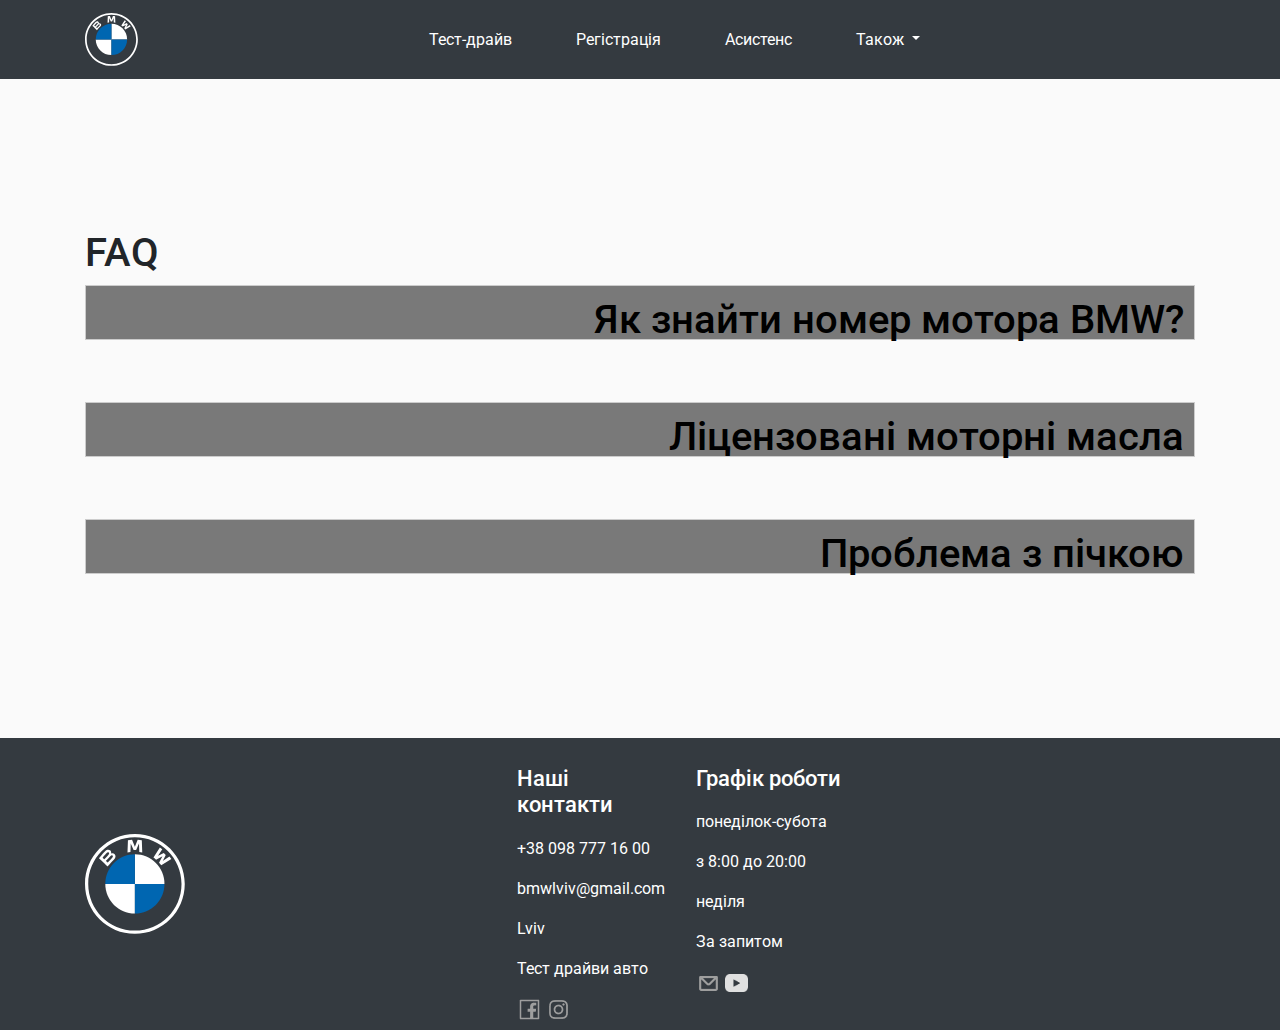
<file: faq.html>
<!DOCTYPE html>
<html lang="en">
<head>
    <meta charset="UTF-8">
    <meta name="viewport" content="width=device-width, initial-scale=1.0">
    <title>Faq</title>
     <!-- CSS only -->
     <link
     href="https://fonts.googleapis.com/css2?family=Roboto:ital,wght@0,400;0,700;1,400&display=swap"
     rel="stylesheet"
   />

   <link
     rel="stylesheet"
     href="https://stackpath.bootstrapcdn.com/bootstrap/4.5.2/css/bootstrap.min.css"
     integrity="sha384-JcKb8q3iqJ61gNV9KGb8thSsNjpSL0n8PARn9HuZOnIxN0hoP+VmmDGMN5t9UJ0Z"
     crossorigin="anonymous"
   />
   <link rel="stylesheet" href="./css/faq.css">
</head>
<body>
    
    <!-- the begin of menu -->
 <nav class="navbar navbar-expand-md navbar-light bg-dark sticky-top">
  <div class="container">
    <a href="./index.html" class="navbar-brand">
      <img src="./images/BMW_White_Logo.svg" alt="" />
    </a>
    <button
      class="navbar-toggler"
      type="button"
      data-toggle="collapse"
      data-target="#navbarResponsive"
      aria-controls="navbarResponsive"
      aria-expanded="false"
      aria-label="Toggle navigation"
    >
      <span class="navbar-toggler-icon"></span>
    </button>
    <div class="collapse navbar-collapse" id="navbarResponsive">
      <ul class="navbar-nav mr-auto ml-auto">
        <li class="nav-item active mx-xl-4 mx-md-3">
          <a href="./rent.html" class="nav-link" style="color: white;"
            >Тест-драйв <span class="sr-only">(current)</span></a
          >
        </li>
        <li class="nav-item active mx-xl-4 mx-md-3">
          <a href="./transfers.html" class="nav-link" style="color: white;">Регістрація</a>
        </li>
        <li class="nav-item active mx-xl-4 mx-md-3">
          <a href="./assistance.html" class="nav-link" style="color: white;">Асистенс</a>
        </li>
          <li class="nav-item dropdown mx-xl-4 mx-md-3">
            <a
              class="nav-link dropdown-toggle"
              href="#"
              id="navbarDropdownMenuLink"
              role="button"
              data-toggle="dropdown"
              aria-haspopup="true"
              aria-expanded="false"
              style="color: white;"
            >
              Також
            </a>
            <div
              class="dropdown-menu"
              aria-labelledby="navbarDropdownMenuLink"
              style="background-color: grey;"
            >
            <a href="./carinfo.html" class="nav-link" style="color: white;">Інформація про авто</a>
            <a href="./Repair.html" class="nav-link" style="color: white;">Ремонт</a>
            <a href="./about.html" class="nav-link" style="color: white;">Контакти</a>
            <a href="./faq.html" class="nav-link" style="color: white;">FAQ</a>
            </div>
          </li>
      </ul>
    </div>
  </div>
</nav>
<!-- end of menu -->
      <!-- end of menu -->
    

      <section style="padding-top: 150px;">
        <div class="container">
          <div class="row">
            <div class="col">
              <h1>FAQ</h1>
              <div class="toggle">
               
                <a class="toggler" href="#"><h1>Як знайти номер мотора BMW?</h1></a>
                <div class="content">
                  Його можна знайти в приложеному файлі
                </div>
              </div>
              <br>
              <br>

              <div class="toggle1">
              
                <a class="toggler1"  href="#"><h1>Ліцензовані моторні масла</h1></a>
                <div class="content1">
                  Addinol Super Power MV 0537<br>
                  Agip Formula LL B 01<br>
                  Agip Sint 2000 Evolution
                </div>
              </div>
              <br>
              <br>

              <div class="toggle2">
             
                <a class="toggler2" href="#"><h1>Проблема з пічкою</h1></a>
                <div class="content2">
                  заморочка вот какая,печка стала работать только после полного прогрева авто,приходилось хорошенько дать газку чтоб она заработала!думал воздушная пробка где то,вчера 30 минут машинка работала с открытым бачком охлаждайки!так сегодня и вовсе не включается печка!помогите,мерзну!))))двигатель М51
                </div>
              </div>

  
            </div>
          </div>
        </div>
      </section>



      <footer style="padding-top: 150px;">
        <nav class="navbar navbar-expand-md navbar-light bg-dark">
          <div class="container">
            <a class="navbar-brand" href="./index.html"
              ><img src="./images/BMW_White_Logo.svg" height="100px" alt=""
            /></a>
            <div class="row" style="padding-right: 350px; color: #fff; padding-top: 20px;">
              <div class="col-6">
                <h3 style="font-size: 22px;">Наші контакти</h3>
                <p style="padding-top: 10px;">+38 098 777 16 00</p>
                <p>bmwlviv@gmail.com</p>
                <p>Lviv</p>
                <p>Тест драйви авто</p>
                <a href="https://www.facebook.com/BMW/" target="blank"><img src="./images/Group 189.png" alt=""></a>
                <a href="https://www.instagram.com/bmw/" target="blank"><img src="./images/Group 187.png" alt=""></a>
              </div>
              <div class="col-6">
                <h3 style="font-size: 22px;">Графік роботи</h3>
                <p style="padding-top: 10px;">понеділок-субота</p>
                <p>з 8:00 до 20:00</p>
                <p>неділя</p>
                <p>За запитом</p>
                <a href="https://www.google.com/intl/ru/gmail/about/" target="blank"><img src="./images/gg_mail.png" alt=""></a>
                <a href="https://www.youtube.com/user/BMW" target="blank"><img src="./images/Vector1111.png" height="18" width="23" alt=""></a>
              </div>
            </div>
          </div>
        </nav>
      </footer>


    <script
    src="https://code.jquery.com/jquery-3.5.1.slim.min.js"
    integrity="sha384-DfXdz2htPH0lsSSs5nCTpuj/zy4C+OGpamoFVy38MVBnE+IbbVYUew+OrCXaRkfj"
    crossorigin="anonymous"
  ></script>
  <script
    src="https://cdn.jsdelivr.net/npm/popper.js@1.16.1/dist/umd/popper.min.js"
    integrity="sha384-9/reFTGAW83EW2RDu2S0VKaIzap3H66lZH81PoYlFhbGU+6BZp6G7niu735Sk7lN"
    crossorigin="anonymous"
  ></script>
  <script
    src="https://stackpath.bootstrapcdn.com/bootstrap/4.5.2/js/bootstrap.min.js"
    integrity="sha384-B4gt1jrGC7Jh4AgTPSdUtOBvfO8shuf57BaghqFfPlYxofvL8/KUEfYiJOMMV+rV"
    crossorigin="anonymous"
  ></script>
  <script src="https://unpkg.com/swiper/swiper-bundle.min.js"></script>
  <script src="./js/faq.js"></script>
</body>
</html>
</file>
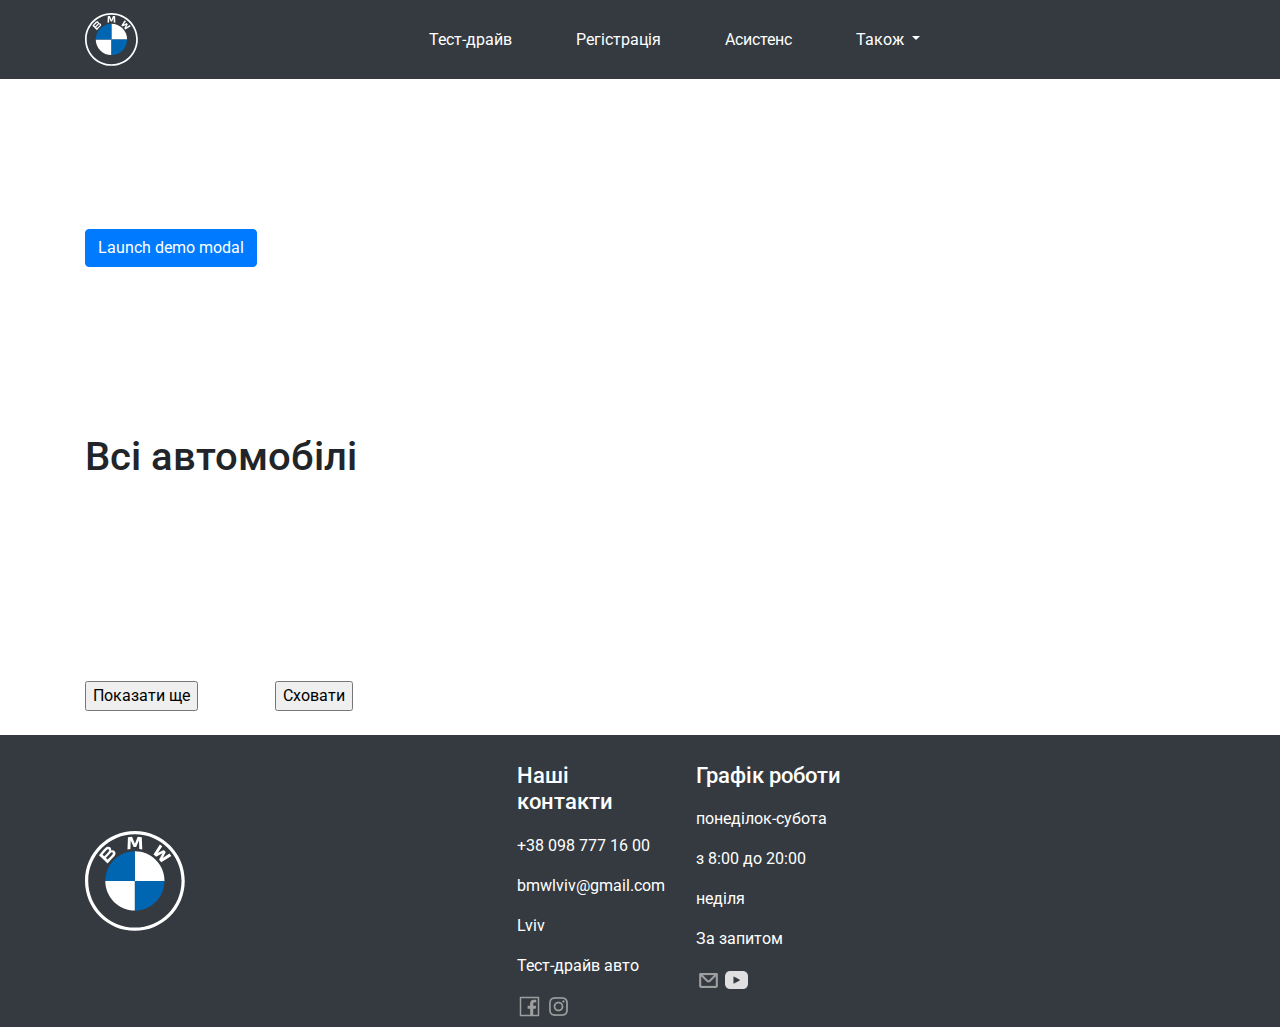
<file: rent.html>
<!DOCTYPE html>
<html lang="en">

<head>
  <meta charset="UTF-8" />
  <meta name="viewport" content="width=device-width, initial-scale=1.0" />
  <title>Rent</title>
  <!-- CSS only -->
  <link href="https://fonts.googleapis.com/css2?family=Roboto:ital,wght@0,400;0,700;1,400&display=swap"
    rel="stylesheet" />

  <link rel="stylesheet" href="https://stackpath.bootstrapcdn.com/bootstrap/4.5.2/css/bootstrap.min.css"
    integrity="sha384-JcKb8q3iqJ61gNV9KGb8thSsNjpSL0n8PARn9HuZOnIxN0hoP+VmmDGMN5t9UJ0Z" crossorigin="anonymous" />
  <link rel="stylesheet" href="./css/rent.css" />
</head>

<body>
  <!-- the begin of menu -->
  <nav class="navbar navbar-expand-md navbar-light bg-dark sticky-top">
    <div class="container">
      <a href="./index.html" class="navbar-brand">
        <img src="./images/BMW_White_Logo.svg" alt="" />
      </a>
      <button class="navbar-toggler" type="button" data-toggle="collapse" data-target="#navbarResponsive"
        aria-controls="navbarResponsive" aria-expanded="false" aria-label="Toggle navigation">
        <span class="navbar-toggler-icon"></span>
      </button>
      <div class="collapse navbar-collapse" id="navbarResponsive">
        <ul class="navbar-nav mr-auto ml-auto">
          <li class="nav-item active mx-xl-4 mx-md-3">
            <a href="./rent.html" class="nav-link" style="color: white;">Тест-драйв <span
                class="sr-only">(current)</span></a>
          </li>
          <li class="nav-item active mx-xl-4 mx-md-3">
            <a href="./transfers.html" class="nav-link" style="color: white;">Регістрація</a>
          </li>
          <li class="nav-item active mx-xl-4 mx-md-3">
            <a href="./assistance.html" class="nav-link" style="color: white;">Асистенс</a>
          </li>
          <li class="nav-item dropdown mx-xl-4 mx-md-3">
            <a class="nav-link dropdown-toggle" href="#" id="navbarDropdownMenuLink" role="button"
              data-toggle="dropdown" aria-haspopup="true" aria-expanded="false" style="color: white;">
              Також
            </a>
            <div class="dropdown-menu" aria-labelledby="navbarDropdownMenuLink" style="background-color: grey;">
              <a href="./carinfo.html" class="nav-link" style="color: white;">Інформація про авто</a>
              <a href="./Repair.html" class="nav-link" style="color: white;">Ремонт</a>
              <a href="./about.html" class="nav-link" style="color: white;">Контакти</a>
              <a href="./faq.html" class="nav-link" style="color: white;">FAQ</a>
            </div>
          </li>
        </ul>
      </div>
    </div>
  </nav>
  <!-- end of menu -->

  <section class="container">
    <!-- Button trigger modal -->
    <button type="button" class="btn btn-primary btn-modal">
      Launch demo modal
    </button>
  </section>

  <!-- the begin of the section -->
  <section>
    <div class="container">
      <div class="row">
        <div class="col">
          <p>
          <h1>Всі автомобілі</h1>
          </p>
        </div>
      </div>
    </div>
    <!-- the begin of the cards -->
    <div class="container">
      <div class="card-deck car_cards">
        <!-- <div class="card">
            <img
              src="./images/x5 .1.png"
              class="card-img-top img_fixed"
              alt="..."
            />
            <div class="card-body">
              <h5 class="card-title">BMW X5</h5>
              <p class="card-text">2018</p>
              <img src="./images/Vector.png" alt="" />
              <span>4 місця</span>
              <span class="text_button"><text>90€</text> / в день</span>
              <br />
              <img src="./images/Vector (1).png" alt="" />
              <span
                >Кондиціонер
                <div class="toggle" style="position: absolute;">
                  <a class="toggler" href="#">Детальніше</a>
                  <div class="content">
                    Потужність 400 л.с
                    Об’єм мотора 3.0л
                    Коробка 8АКПП
                  </div>
                </div></span
              >
              <br />
              <img src="./images/Vector (2).png" alt=""/>
              <span>2700€</span>
            </div>
          </div>
          <div class="card">
            <img
              src="./images/x1 .1.png"
              class="card-img-top img_fixed"
              alt="..."
            />
            <div class="card-body">
              <h5 class="card-title">BMW X1</h5>
              <p class="card-text">2016</p>
              <img src="./images/Vector.png" alt="" />
              <span>4 місця</span>
              <span class="text_button"><text>60€</text> / в день</span>
              <br />
              <img src="./images/Vector (1).png" alt="" />
              <span
                >Кондиціонер
                <div class="toggle" style="position: absolute;">
                  <a class="toggler" href="#">Детальніше</a>
                  <div class="content">
                    Потужність 150 л.с
                    Об’єм мотора 2.0л
                    Коробка 8АКПП
                  </div>
                </div></span
              >
              <br />
              <img src="./images/Vector (2).png" alt="" />
              <span>1800€</span>
            </div>
          </div>
          <div class="card">
            <img
              src="./images/bmw f30.png"
              class="card-img-top img_fixed"
              alt="..."
            />
            <div class="card-body">
              <h5 class="card-title">BMW F30 320i</h5>
              <p class="card-text">2016</p>
              <img src="./images/Vector.png" alt="" />
              <span>5 місця</span>
              <span class="text_button"><text>60€</text> / в день</span>
              <br />
              <img src="./images/Vector (1).png" alt="" />
              <span
                >Кондиціонер
                <div class="toggle" style="position: absolute;">
                  <a class="toggler" href="#">Детальніше</a>
                  <div class="content">
                    Потужність 184 л.с
                    Об’єм мотора 2.0л
                    Коробка 8АКПП
                  </div>
                </div></span
              >
              <br />
              <img src="./images/Vector (2).png" alt="" />
              <span>1800€</span>
            </div>
          </div> -->
      </div>



      <!-- <div class="card-deck car_cards" style="padding-top: 51px;">
          <div class="card">
            <img
              src="./images/fixed.png"
              class="card-img-top img_fixed"
              alt="..."
            />
            <div class="card-body">
              <h5 class="card-title">BMW(G30)520d</h5>
              <p class="card-text">2018</p>
              <img src="./images/Vector.png" alt="" />
              <span>4 місця</span>
              <span class="text_button"><text>90€</text> / в день</span>
              <br />
              <img src="./images/Vector (1).png" alt="" />
              <span
                >Кондиціонер
                <div class="toggle" style="position: absolute;">
                  <a class="toggler" href="#">Детальніше</a>
                  <div class="content">
                    Потужність 184 л.с
                    Об’єм мотора 2.0л
                    Коробка 8АКПП
                  </div>
                </div></span
              >
              <br />
              <img src="./images/Vector (2).png" alt="" />
              <span>2700€</span>
            </div>
          </div>
          <div class="card">
            <img
              src="./images/x3.png"
              class="card-img-top img_fixed"
              alt="..."
            />
            <div class="card-body">
              <h5 class="card-title">BMW X3</h5>
              <p class="card-text">2017</p>
              <img src="./images/Vector.png" alt="" />
              <span>4 місця</span>
              <span class="text_button"><text>70€</text> / в день</span>
              <br />
              <img src="./images/Vector (1).png" alt="" />
              <span
                >Кондиціонер
                <div class="toggle" style="position: absolute;">
                  <a class="toggler" href="#">Детальніше</a>
                  <div class="content">
                    Потужність 150 л.с
                    Об’єм мотора 2.0л
                    Коробка 6АКПП
                  </div>
                </div></span
              >
              <br />
              <img src="./images/Vector (2).png" alt="" />
              <span>2100€</span>
            </div>
          </div>
          <div class="card">
            <img
              src="./images/m2.png"
              class="card-img-top img_fixed"
              alt="..."
            />
            <div class="card-body">
              <h5 class="card-title">BMW M2</h5>
              <p class="card-text">2015</p>
              <img src="./images/Vector.png" alt="" />
              <span>2 місця</span>
              <span class="text_button"><text>99€</text> / в день</span>
              <br />
              <img src="./images/Vector (1).png" alt="" />
              <span
                >Кондиціонер
                <div class="toggle" style="position: absolute;">
                  <a class="toggler" href="#">Детальніше</a>
                  <div class="content">
                    Потужність 370 л.с
                    Об’єм мотора 3.0л
                    Коробка 7АКПП
                  </div>
                </div></span
              >
              <br />
              <img src="./images/Vector (2).png" alt="" />
              <span>3000€</span>
            </div>
          </div>
        </div>


        <div class="card-deck car_cards" style="padding-top: 51px;">
          <div class="card">
            <img
              src="./images/m4.png"
              class="card-img-top img_fixed"
              alt="..."
            />
            <div class="card-body">
              <h5 class="card-title">BMW M4</h5>
              <p class="card-text">2013</p>
              <img src="./images/Vector.png" alt="" />
              <span>2 місця</span>
              <span class="text_button"><text>99€</text> / в день</span>
              <br />
              <img src="./images/Vector (1).png" alt="" />
              <span
                >Кондиціонер
                <div class="toggle" style="position: absolute;">
                  <a class="toggler" href="#">Детальніше</a>
                  <div class="content">
                    Потужність 431 л.с
                    Об’єм мотора 3.0л
                    Коробка 7АКПП
                  </div>
                </div></span
              >
              <br />
              <img src="./images/Vector (2).png" alt="" />
              <span>3000€</span>
            </div>
          </div>
          <div class="card">
            <img
              src="./images/m6.png"
              class="card-img-top img_fixed"
              alt="..."
            />
            <div class="card-body">
              <h5 class="card-title">BMW M6</h5>
              <p class="card-text">2015</p>
              <img src="./images/Vector.png" alt="" />
              <span>4 місця</span>
              <span class="text_button"><text>80€</text> / в день</span>
              <br />
              <img src="./images/Vector (1).png" alt="" />
              <span
                >Кондиціонер
                <div class="toggle" style="position: absolute;">
                  <a class="toggler" href="#">Детальніше</a>
                  <div class="content">
                    Потужність 560 л.с
                    Об’єм мотора 4.4л
                    Коробка 7АКПП
                  </div>
                </div></span
              >
              <br />
              <img src="./images/Vector (2).png" alt="" />
              <span>2400€</span>
            </div>
          </div>
          <div class="card">
            <img
              src="./images/s7.png"
              class="card-img-top img_fixed"
              alt="..."
            />
            <div class="card-body">
              <h5 class="card-title">BMW 730d xDrive</h5>
              <p class="card-text">2019</p>
              <img src="./images/Vector.png" alt="" />
              <span>5 місця</span>
              <span class="text_button"><text>99€</text> / в день</span>
              <br />
              <img src="./images/Vector (1).png" alt="" />
              <span
                >Кондиціонер
                <div class="toggle" style="position: absolute;">
                  <a class="toggler" href="#">Детальніше</a>
                  <div class="content">
                    Потужність 249 л.с
                    Об’єм мотора 3.0л
                    Коробка 8АКПП
                  </div>
                </div></span
              >
              <br />
              <img src="./images/Vector (2).png" alt="" />
              <span>3000€</span>
            </div>
          </div>
        </div>



        <div class="card-deck car_cards none_card" style="padding-top: 51px;" id="addElement">
          <div class="card">
            <img
              src="./images/bmw g30.png"
              class="card-img-top img_fixed"
              alt="..."
            />
            <div class="card-body">
              <h5 class="card-title">BMW S SERIES </h5>
              <p class="card-text">2018</p>
              <img src="./images/Vector.png" alt="" />
              <span>4 місця</span>
              <span class="text_button"><text>90€</text> / в день</span>
              <br />
              <img src="./images/Vector (1).png" alt="" />
              <span
                >Кондиціонер
                <div class="toggle" style="position: absolute;">
                  <a class="toggler" href="#">Детальніше</a>
                  <div class="content">
                    Lorem ipsum dolor sit amet consecteturisi. Incidunrnatur similique, pariatur, fuga repellendus.
                  </div>
                </div></span
              >
              <br />
              <img src="./images/Vector (2).png" alt="" />
              <span>1000€</span>
            </div>
          </div>
          <div class="card">
            <img
              src="./images/x1 .1.png"
              class="card-img-top img_fixed"
              alt="..."
            />
            <div class="card-body">
              <h5 class="card-title">BMW X3 xDrive</h5>
              <p class="card-text">2016</p>
              <img src="./images/Vector.png" alt="" />
              <span>4 місця</span>
              <span class="text_button"><text>40€</text> / в день</span>
              <br />
              <img src="./images/Vector (1).png" alt="" />
              <span
                >Кондиціонер
                <div class="toggle" style="position: absolute;">
                  <a class="toggler" href="#">Детальніше</a>
                  <div class="content">
                    Lorem ipsum dolor sit amet consecteturisi. Incidunrnatur similique, pariatur, fuga repellendus.
                  </div>
                </div></span
              >
              <br />
              <img src="./images/Vector (2).png" alt="" />
              <span>500€</span>
            </div>
          </div>
          <div class="card">
            <img
              src="./images/m2.png"
              class="card-img-top img_fixed"
              alt="..."
            />
            <div class="card-body">
              <h5 class="card-title">BMW M2 xDrive</h5>
              <p class="card-text">2016</p>
              <img src="./images/Vector.png" alt="" />
              <span>5 місця</span>
              <span class="text_button"><text>40€</text> / в день</span>
              <br />
              <img src="./images/Vector (1).png" alt="" />
              <span
                >Кондиціонер
                <div class="toggle" style="position: absolute;">
                  <a class="toggler" href="#">Детальніше</a>
                  <div class="content">
                    Lorem ipsum dolor sit amet consecteturisi. Incidunrnatur similique, pariatur, fuga repellendus.
                  </div>
                </div></span
              >
              <br />
              <img src="./images/Vector (2).png" alt="" />
              <span>500€</span>
            </div>
          </div>
        </div> -->

      <div class="row" style="padding-top: 101px;">
        <div class="col-2">
          <div class="more_button mt-4 mb-4">
            <input type="button" value="Показати ще" name="addElement" OnClick="addElement();">
          </div>
        </div>
        <div class="col-2">
          <div class="mt-4 mb-4">
            <input type="button" value="Сховати" name="resetElement" OnClick="resetElement();">
          </div>
        </div>
      </div>
    </div>
  </section>
  <!-- end of cards -->
  <!-- the end of the section -->

  <footer>
    <nav class="navbar navbar-expand-md navbar-light bg-dark">
      <div class="container">
        <a class="navbar-brand" href="./index.html"><img src="./images/BMW_White_Logo.svg" height="100px" alt="" /></a>
        <div class="row" style="padding-right: 350px; color: #fff; padding-top: 20px;">
          <div class="col-6">
            <h3 style="font-size: 22px;">Наші контакти</h3>
            <p style="padding-top: 10px;">+38 098 777 16 00</p>
            <p>bmwlviv@gmail.com</p>
            <p>Lviv</p>
            <p>Тест-драйв авто</p>
            <a href="https://www.facebook.com/BMW/" target="blank"><img src="./images/Group 189.png" alt=""></a>
            <a href="https://www.instagram.com/bmw/" target="blank"><img src="./images/Group 187.png" alt=""></a>
          </div>
          <div class="col-6">
            <h3 style="font-size: 22px;">Графік роботи</h3>
            <p style="padding-top: 10px;">понеділок-субота</p>
            <p>з 8:00 до 20:00</p>
            <p>неділя</p>
            <p>За запитом</p>
            <a href="https://www.google.com/intl/ru/gmail/about/" target="blank"><img src="./images/gg_mail.png"
                alt=""></a>
            <a href="https://www.youtube.com/user/BMW" target="blank"><img src="./images/Vector1111.png" height="18"
                width="23" alt=""></a>
          </div>
        </div>
      </div>
    </nav>
  </footer>


  <!-- Modal -->
<div class="modal fade add-car-modal" id="exampleModal" tabindex="-1" data-bs-backdrop="static" aria-labelledby="exampleModalLabel" aria-hidden="true">
  <div class="modal-dialog modal-dialog-centered">
    <div class="modal-content">
      <div class="modal-header">
        <h5 class="modal-title" id="exampleModalLabel">Modal title</h5>
        <button type="button" class="btn btn-close-modal" data-bs-dismiss="modal" aria-label="Close">
          <svg xmlns="http://www.w3.org/2000/svg" width="34" height="34" fill="currentColor" class="bi bi-x" viewBox="0 0 16 16">
            <path d="M4.646 4.646a.5.5 0 0 1 .708 0L8 7.293l2.646-2.647a.5.5 0 0 1 .708.708L8.707 8l2.647 2.646a.5.5 0 0 1-.708.708L8 8.707l-2.646 2.647a.5.5 0 0 1-.708-.708L7.293 8 4.646 5.354a.5.5 0 0 1 0-.708z"/>
          </svg>
        </button>
      </div>
      <div class="modal-body">
        <form id="formNeeded" class="d-flex flex-column gap-4 needs-validation" novalidate>
          <div class="mb-3">
            <label for="title" class="form-label">Title</label>
            <input name="title" type="text" class="form-control" id="title" required>
            <div class="invalid-feedback">
              Title is Needed!
            </div>
          </div>
          <div class="mb-3">
            <label for="image" class="form-label">Image</label>
            <input name="image" type="text" class="form-control" id="image" required>
            <div class="invalid-feedback">
             Image is Needed!
            </div>
          </div>
        </form>
      </div>
      <div class="modal-footer">
        <button type="button" class="btn btn-secondary btn-close-modal" data-bs-dismiss="modal">Close</button>
        <button class="btn btn-primary" form="formNeeded" type="submit">Submit form</button>
      </div>
    </div>
  </div>
</div>

  <script src="https://code.jquery.com/jquery-3.5.1.slim.min.js"
    integrity="sha384-DfXdz2htPH0lsSSs5nCTpuj/zy4C+OGpamoFVy38MVBnE+IbbVYUew+OrCXaRkfj"
    crossorigin="anonymous"></script>
    <script src="https://cdn.jsdelivr.net/npm/@popperjs/core@2.11.6/dist/umd/popper.min.js" integrity="sha384-oBqDVmMz9ATKxIep9tiCxS/Z9fNfEXiDAYTujMAeBAsjFuCZSmKbSSUnQlmh/jp3" crossorigin="anonymous"></script>
    <script src="https://cdn.jsdelivr.net/npm/bootstrap@5.2.1/dist/js/bootstrap.min.js" integrity="sha384-7VPbUDkoPSGFnVtYi0QogXtr74QeVeeIs99Qfg5YCF+TidwNdjvaKZX19NZ/e6oz" crossorigin="anonymous"></script>
  <script src="https://unpkg.com/swiper/swiper-bundle.min.js"></script>
  <script src="./js/rent.js"></script>
</body>

</html>
</file>
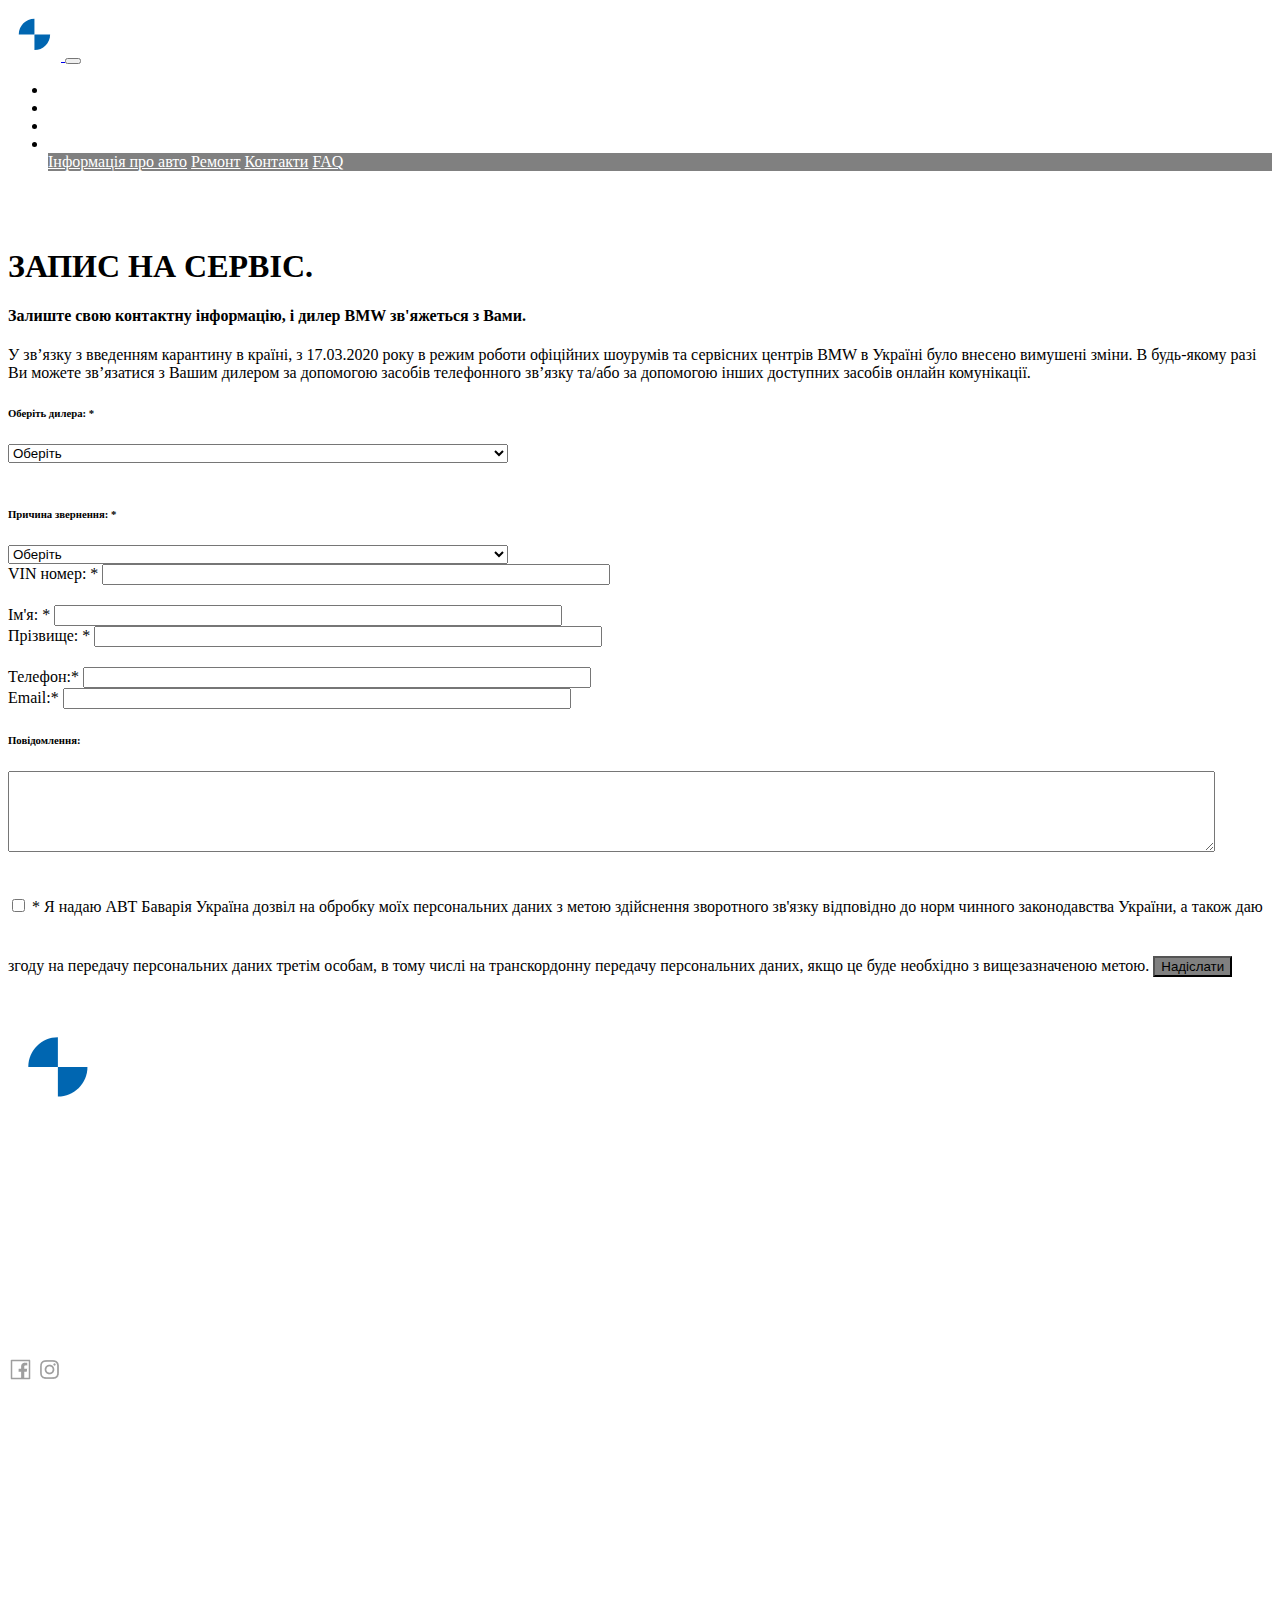
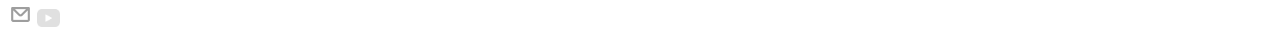
<file: Repair.html>
<!DOCTYPE html>
<html lang="en">
<head>
    <meta charset="UTF-8">
    <meta name="viewport" content="width=device-width, initial-scale=1.0">
    <title>Repair</title>
    <link rel="stylesheet" href="https://cdn.jsdelivr.net/npm/bootstrap@4.5.3/dist/css/bootstrap.min.css" integrity="sha384-TX8t27EcRE3e/ihU7zmQxVncDAy5uIKz4rEkgIXeMed4M0jlfIDPvg6uqKI2xXr2" crossorigin="anonymous">
    <link rel="stylesheet" href="./css/Repair.css">
</head>
<body>
     <!-- the begin of menu -->
 <nav class="navbar navbar-expand-md navbar-light bg-dark sticky-top">
    <div class="container">
      <a href="./index.html" class="navbar-brand">
        <img src="./images/BMW_White_Logo.svg" alt="" />
      </a>
      <button
        class="navbar-toggler"
        type="button"
        data-toggle="collapse"
        data-target="#navbarResponsive"
        aria-controls="navbarResponsive"
        aria-expanded="false"
        aria-label="Toggle navigation"
      >
        <span class="navbar-toggler-icon"></span>
      </button>
      <div class="collapse navbar-collapse" id="navbarResponsive">
        <ul class="navbar-nav mr-auto ml-auto">
          <li class="nav-item active mx-xl-4 mx-md-3">
            <a href="./rent.html" class="nav-link" style="color: white;"
              >Тест-драйв <span class="sr-only">(current)</span></a
            >
          </li>
          <li class="nav-item active mx-xl-4 mx-md-3">
            <a href="./transfers.html" class="nav-link" style="color: white;">Регістрація</a>
          </li>
          <li class="nav-item active mx-xl-4 mx-md-3">
            <a href="./assistance.html" class="nav-link" style="color: white;">Асистенс</a>
          </li>
            <li class="nav-item dropdown mx-xl-4 mx-md-3">
              <a
                class="nav-link dropdown-toggle"
                href="#"
                id="navbarDropdownMenuLink"
                role="button"
                data-toggle="dropdown"
                aria-haspopup="true"
                aria-expanded="false"
                style="color: white;"
              >
                Також
              </a>
              <div
                class="dropdown-menu"
                aria-labelledby="navbarDropdownMenuLink"
                style="background-color: grey;"
              >
              <a href="./carinfo.html" class="nav-link" style="color: white;">Інформація про авто</a>
              <a href="./Repair.html" class="nav-link" style="color: white;">Ремонт</a>
              <a href="./about.html" class="nav-link" style="color: white;">Контакти</a>
              <a href="./faq.html" class="nav-link" style="color: white;">FAQ</a>
              </div>
            </li>
        </ul>
      </div>
    </div>
  </nav>
  <!-- end of menu -->
      <!-- end of menu -->
<section>
<div class="container">
    <form class="form-write-to-service row">
        <div class="info">
            <h1>ЗАПИС НА СЕРВІС.</h1>
            <h4>Залиште свою контактну інформацію, і дилер BMW зв'яжеться з Вами.</h4>
            <p>У зв’язку з введенням карантину в країні, з 17.03.2020 року в режим роботи офіційних шоурумів та сервісних центрів BMW в Україні було внесено вимушені зміни. В будь-якому разі Ви можете зв’язатися з Вашим дилером за допомогою засобів телефонного зв’язку та/або за допомогою інших доступних засобів онлайн комунікації.</p>
            <h6>Оберіть дилера: *</h6>
            <select autocomplete="sex" name="form-check-control-city" class="form-control">
              <option>Оберіть</option>
              <option >Київ - АВТ Баварія Київ (бул. Вацлава Гавела)</option>
              <option >Київ - АВТ Баварія Київ (Бориспільське шосе)</option>
              <option >Львів - Арія Моторс</option>
              <option >Львів – Христина</option>
            </select>
            <div class="block" style="padding-top: 20px;">
              <div class="row">
                <div class="col-6">
                  <h6>Причина звернення: *</h6>
                  <select autocomplete="sex" name="form-check-control-form" class="form-control">
                    <option>Оберіть</option>
                    <option >Планове ТО</option>
                    <option >Діагностика</option>
                    <option >Поточний ремонт</option>
                    <option >Кузовний ремонт</option>
                    <option >Інше</option>
                  </select>
                </div>
                <div class="col-6">
                  <div class="form-group">
                    <label for="inputZip">VIN номер: *</label>
                    <input autocomplete="billing" name="form-check-vin" type="text" class="form-control inputZip" id="inputZip">
                  </div>
                </div>
              </div>
            </div>

            <div class="block1" style="padding-top: 20px;">
              <div class="row">
                <div class="col-6">
                  <div class="form-group">
                    <label for="inputName">Ім'я: *</label>
                    <input autocomplete="username" name="form-check-name" type="text" class="form-control inputName" id="inputName" placeholder="">
                  </div>
                </div>
                <div class="col-6">
                  <div class="form-group">
                    <label for="inputSurname">Прізвище: *</label>
                    <input autocomplete="name" name="form-check-surname" type="text" class="form-control inputSurname" id="inputSurname" placeholder="">
                  </div>
                </div>
              </div>
            </div>

            <div class="block2" style="padding-top: 20px;">
              <div class="row">
                <div class="col-6">
                  <div class="form-group">
                    <label for="inputPhone">Телефон:*</label>
                    <input autocomplete="tel-local" name="form-check-phone" type="tel" class="form-control inputPhone" id="inputPhone" placeholder="">
                  </div>
                </div>
                <div class="col-6">
                  <div class="form-row">
                    <div class="form-group">
                      <label for="inputEmail">Email:*</label>
                      <input autocomplete="email" name="form-check-email" type="email" class="form-control inputEmail" id="inputEmail" required>
                    </div>
                </div>
              </div>
            </div>
        </div>
    </div>
    <div class="container-fluid">
      <h6>Повідомлення:</h6>
      <textarea name="text" id="" style="width: 95%; margin-left: 0;" rows="5"></textarea>

    </div>
    <div class="form-group" style="margin-top: 40px;">
      <div class="form-check">
        <input name="form-check-input" class="form-check-input gridCheck" type="checkbox" id="gridCheck">
        <label class="form-check-label" for="gridCheck">
         * Я надаю АВТ Баварія Україна дозвіл на обробку моїх персональних даних з метою здійснення зворотного зв'язку відповідно до норм чинного законодавства України, а також даю згоду на передачу персональних даних третім особам, в тому числі на транскордонну передачу персональних даних, якщо це буде необхідно з вищезазначеною метою.
        </label>
        <button type="submit" class="btn btn-primary" style="margin-top: 40px; margin-bottom: 40px; background-color: gray;">Надіслати</button>
      </div>
    </div>
</form>
</div>
</section>



<footer>
  <nav class="navbar navbar-expand-md navbar-light bg-dark">
    <div class="container">
      <a class="navbar-brand" href="./index.html"
        ><img src="./images/BMW_White_Logo.svg" height="100px" alt=""
      /></a>
      <div class="row" style="padding-right: 350px; color: #fff; padding-top: 20px;">
        <div class="col-6">
          <h3 style="font-size: 22px;">Наші контакти</h3>
          <p style="padding-top: 10px;">+38 098 777 16 00</p>
          <p>bmwlviv@gmail.com</p>
          <p>Lviv</p>
          <p>Тест-драйв авто</p>
          <a href="https://www.facebook.com/BMW/" target="blank"><img src="./images/Group 189.png" alt=""></a>
          <a href="https://www.instagram.com/bmw/" target="blank"><img src="./images/Group 187.png" alt=""></a>
        </div>
        <div class="col-6">
          <h3 style="font-size: 22px;">Графік роботи</h3>
          <p style="padding-top: 10px;">понеділок-субота</p>
          <p>з 8:00 до 20:00</p>
          <p>неділя</p>
          <p>За запитом</p>
          <a href="https://www.google.com/intl/ru/gmail/about/" target="blank"><img src="./images/gg_mail.png" alt=""></a>
          <a href="https://www.youtube.com/user/BMW" target="blank"><img src="./images/Vector1111.png" height="18" width="23" alt=""></a>
        </div>
      </div>
    </div>
  </nav>
</footer>
 
      


<script src="https://code.jquery.com/jquery-3.5.1.slim.min.js" integrity="sha384-DfXdz2htPH0lsSSs5nCTpuj/zy4C+OGpamoFVy38MVBnE+IbbVYUew+OrCXaRkfj" crossorigin="anonymous"></script>
<script src="https://cdn.jsdelivr.net/npm/popper.js@1.16.1/dist/umd/popper.min.js" integrity="sha384-9/reFTGAW83EW2RDu2S0VKaIzap3H66lZH81PoYlFhbGU+6BZp6G7niu735Sk7lN" crossorigin="anonymous"></script>
<script src="https://cdn.jsdelivr.net/npm/bootstrap@4.5.3/dist/js/bootstrap.min.js" integrity="sha384-w1Q4orYjBQndcko6MimVbzY0tgp4pWB4lZ7lr30WKz0vr/aWKhXdBNmNb5D92v7s" crossorigin="anonymous"></script>
<script src="./js/repair.js"></script>
</body>
</html>
</file>
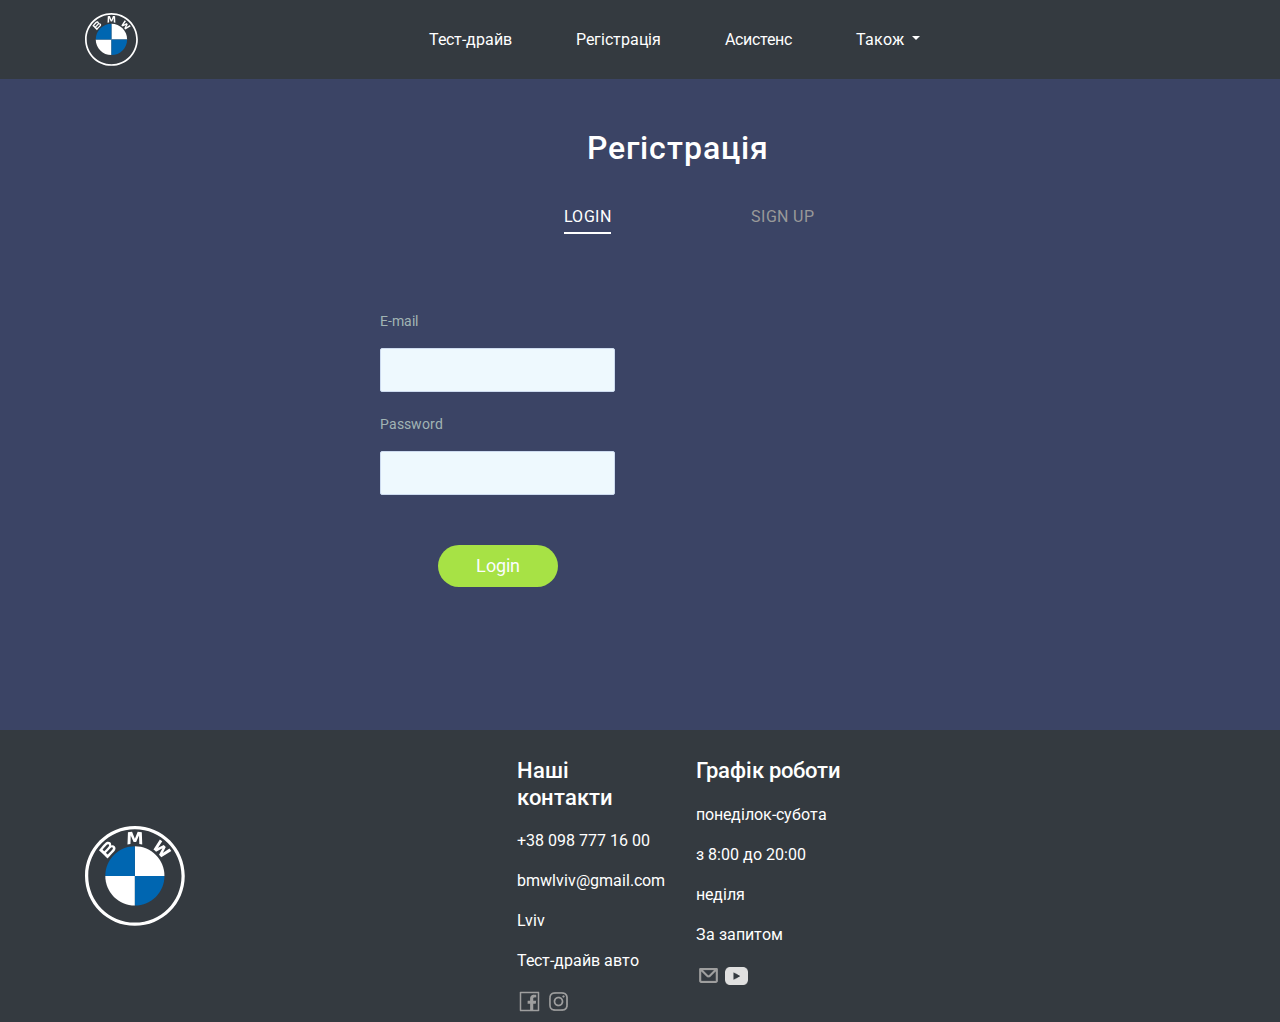
<file: transfers.html>
<!DOCTYPE html>
<html lang="en">
<head>
    <meta charset="UTF-8">
    <meta name="viewport" content="width=device-width, initial-scale=1.0">
    <title>Registation</title>
    <!-- CSS only -->
    <link
      href="https://fonts.googleapis.com/css2?family=Roboto:ital,wght@0,400;0,700;1,400&display=swap"
      rel="stylesheet"
    />
    <link
      rel="stylesheet"
      href="https://stackpath.bootstrapcdn.com/bootstrap/4.5.2/css/bootstrap.min.css"
      integrity="sha384-JcKb8q3iqJ61gNV9KGb8thSsNjpSL0n8PARn9HuZOnIxN0hoP+VmmDGMN5t9UJ0Z"
      crossorigin="anonymous"
    />
    <link
      rel="stylesheet"
      href="https://unpkg.com/swiper/swiper-bundle.min.css"
    />
    <link rel="stylesheet" href="./css/transfers.css" />
</head>
<body>
    
 <!-- the begin of menu -->
 <nav class="navbar navbar-expand-md navbar-light bg-dark sticky-top">
    <div class="container">
      <a href="./index.html" class="navbar-brand">
        <img src="./images/BMW_White_Logo.svg" alt="" />
      </a>
      <button
        class="navbar-toggler"
        type="button"
        data-toggle="collapse"
        data-target="#navbarResponsive"
        aria-controls="navbarResponsive"
        aria-expanded="false"
        aria-label="Toggle navigation"
      >
        <span class="navbar-toggler-icon"></span>
      </button>
      <div class="collapse navbar-collapse" id="navbarResponsive">
        <ul class="navbar-nav mr-auto ml-auto">
          <li class="nav-item active mx-xl-4 mx-md-3">
            <a href="./rent.html" class="nav-link" style="color: white;"
              >Тест-драйв <span class="sr-only">(current)</span></a
            >
          </li>
          <li class="nav-item active mx-xl-4 mx-md-3">
            <a href="./transfers.html" class="nav-link" style="color: white;">Регістрація</a>
          </li>
          <li class="nav-item active mx-xl-4 mx-md-3">
            <a href="./assistance.html" class="nav-link" style="color: white;">Асистенс</a>
          </li>
            <li class="nav-item dropdown mx-xl-4 mx-md-3">
              <a
                class="nav-link dropdown-toggle"
                href="#"
                id="navbarDropdownMenuLink"
                role="button"
                data-toggle="dropdown"
                aria-haspopup="true"
                aria-expanded="false"
                style="color: white;"
              >
                Також
              </a>
              <div
                class="dropdown-menu"
                aria-labelledby="navbarDropdownMenuLink"
                style="background-color: grey;"
              >
              <a href="./carinfo.html" class="nav-link" style="color: white;">Інформація про авто</a>
              <a href="./Repair.html" class="nav-link" style="color: white;">Ремонт</a>
              <a href="./about.html" class="nav-link" style="color: white;">Контакти</a>
              <a href="./faq.html" class="nav-link" style="color: white;">FAQ</a>
              </div>
            </li>
        </ul>
      </div>
    </div>
  </nav>
  <!-- end of menu -->




  <section class="forms-section" style="padding-top: 50px;">
    <h1 class="section-title" style="padding-left: 75px;">Регістрація</h1>
    <div class="forms">
      <div class="form-wrapper is-active">
        <button type="button" class="switcher switcher-login">
          Login
          <span class="underline"></span>
        </button>
        <form class="form form-login">
          <fieldset>
            <legend>Please, enter your email and password for login.</legend>
            <div class="input-block">
              <label for="login-email">E-mail</label>
              <input name="login-email" class="login-email" type="email" required >
            </div>
            <div class="input-block">
              <label for="login-password">Password</label>
              <input name="login-password" class="login-password" type="password" required>
            </div>
          </fieldset>
          <button type="submit" class="btn-login">Login</button>
        </form>
      </div>
      <div class="form-wrapper">
        <button type="button" class="switcher switcher-signup">
          Sign Up
          <span class="underline"></span>
        </button>
        <form class="form form-signup">
          <fieldset>
            <legend>Please, enter your email, password and password confirmation for sign up.</legend>
            <div class="input-block">
              <label for="signup_email">E-mail</label>
              <input name="signup_email" id="signup_email" type="email" required>
            </div>
            <div class="input-block">
              <label for="signup_password">Password</label>
              <input name="signup_password" id="signup_password" type="password" required>
            </div>
            <div class="input-block">
              <label for="signup_password_confirm">Confirm password</label>
              <input name="signup_password_confirm" id="signup_password_confirm" type="password" required>
            </div>
          </fieldset>
          <button type="submit" class="btn-signup">Continue</button>
        </form>
      </div>
    </div>
  </section>

  <footer>
    <nav class="navbar navbar-expand-md navbar-light bg-dark">
      <div class="container">
        <a class="navbar-brand" href="./index.html"
          ><img src="./images/BMW_White_Logo.svg" height="100px" alt=""
        /></a>
        <div class="row" style="padding-right: 350px; color: #fff; padding-top: 20px;">
          <div class="col-6">
            <h3 style="font-size: 22px;">Наші контакти</h3>
            <p style="padding-top: 10px;">+38 098 777 16 00</p>
            <p>bmwlviv@gmail.com</p>
            <p>Lviv</p>
            <p>Тест-драйв авто</p>
            <a href="https://www.facebook.com/BMW/" target="blank"><img src="./images/Group 189.png" alt=""></a>
            <a href="https://www.instagram.com/bmw/" target="blank"><img src="./images/Group 187.png" alt=""></a>
          </div>
          <div class="col-6">
            <h3 style="font-size: 22px;">Графік роботи</h3>
            <p style="padding-top: 10px;">понеділок-субота</p>
            <p>з 8:00 до 20:00</p>
            <p>неділя</p>
            <p>За запитом</p>
            <a href="https://www.google.com/intl/ru/gmail/about/" target="blank"><img src="./images/gg_mail.png" alt=""></a>
            <a href="https://www.youtube.com/user/BMW" target="blank"><img src="./images/Vector1111.png" height="18" width="23" alt=""></a>
          </div>
        </div>
      </div>
    </nav>
  </footer>



    <script
    src="https://code.jquery.com/jquery-3.5.1.slim.min.js"
    integrity="sha384-DfXdz2htPH0lsSSs5nCTpuj/zy4C+OGpamoFVy38MVBnE+IbbVYUew+OrCXaRkfj"
    crossorigin="anonymous"
  ></script>
  <script
    src="https://cdn.jsdelivr.net/npm/popper.js@1.16.1/dist/umd/popper.min.js"
    integrity="sha384-9/reFTGAW83EW2RDu2S0VKaIzap3H66lZH81PoYlFhbGU+6BZp6G7niu735Sk7lN"
    crossorigin="anonymous"
  ></script>
  <script
    src="https://stackpath.bootstrapcdn.com/bootstrap/4.5.2/js/bootstrap.min.js"
    integrity="sha384-B4gt1jrGC7Jh4AgTPSdUtOBvfO8shuf57BaghqFfPlYxofvL8/KUEfYiJOMMV+rV"
    crossorigin="anonymous"
  ></script>
  <script src="https://unpkg.com/swiper/swiper-bundle.min.js"></script>
  <script src="./js/transfers.js"></script>
</body>
</html>
</file>
<file: css/style.css>
body {
  box-sizing: border-box;
  background-color: #e5e5e5;
  font-family: "Roboto", sans-serif;
}
/* the menu style */

.img_responsive_container > img {
  width: 100%;
  height: 100%;
  display: block;
  object-fit: cover;
  object-position: center;
}

/* .navbar-brand{
    margin-left: 120px !important;
} */

/* end of the menu style */
.hero_heading {
  margin-top: 35vh;
  z-index: 99;
}
/* header styling */
header {
  position: relative;
  height: 100vh;
}

.navbar {
  transition: 0.3s background ease-in-out;
}

/* Animathion buttons nav-link */
li > a:hover {
  background-color: #9e9e9e;
}
/* END Animathion buttons nav-link */

.slider_hero_absolute {
  position: absolute;
  right: 0;
  top: 144px;
}
.hero_slider_box {
  max-width: 1038px;
}
.hero_slider_box img {
  display: block;
  object-fit: cover;
  object-position: center;
  width: 100%;
  height: 100%;
}

.swiper {
  max-width: 900px;
  /*   width: 900px; */
  height: 550px;
}
.hero_slider_background {
  position: absolute;
  top: 0;
  right: 0;
  z-index: 0;
  background-color: #c4c4c4;
  min-width: 460px;
  height: 100vh;
  border-bottom-left-radius: 75px;
}
.pagination-bullet {
  width: 40px;
  height: 3px;
  opacity: 1;
  background: #fff;
  border-radius: 20px;
}
.swiper-pagination-bullet-active {
  background: #212121;
  opacity: 1;
}
.swiper-pagination {
  text-align: right;
  padding-right: 15%;
  bottom: 0 !important;
}
.social_icon {
  display: block;
  margin-top: 48px;
}
.social_icon:nth-child(1) {
  margin-left: 3px;
}
.social_icon:nth-child(3) {
  margin-left: 4px;
}
.hero_social {
  position: absolute;
  left: 38px;
  bottom: 110px;
}
.hero_main_link {
  margin-top: 250px;
}
.hero_heading span {
  line-height: 30px;
  text-align: center;
  color: #9e9e9e;
}
.main_button {
  background: #9e9e9e;
  width: 261px;
  height: 55px;
  border: none;
  border-radius: 10px;
  color: #ffffff;
  font-weight: 500;
  font-size: 18px;
  line-height: 21px;
  margin-top: 44px;
}
.main_button:hover {
  background-color: #000000;
  transition: 0.5s background ease-in-out;
}
/* end of header */

/* the news section */
.section_news {
  margin-top: 150px;
}
.card_relative {
  height: 255px;
  display: block;
}
.news_card_img {
  width: 100%;
  height: 100%;
}
.section_news h2 {
  margin-bottom: 44px;
}
.card_relative {
  position: relative;
}
.card_content_box {
  position: absolute;
  bottom: 0;
  right: 0;
  background: #9e9e9e;
  border-radius: 20px 0px 0px 0px;
  width: 75%;
  padding: 11px 0px 0 38px;
}
.card_content {
  font-size: 18px;
  line-height: 21px;
  text-transform: uppercase;
  color: #ffffff;
}
.card_content span {
  font-size: 18px;
  line-height: 21px;
  color: #212121;
  text-transform: none;
}
/* end of news section */

/* the how it works section */
.how_it_works {
  margin-top: 100px;
}
.icon_container img {
  display: block;
}
.icon_container {
  position: relative;
}
.icon_box {
  width: 98px;
  height: 98px;
  border-radius: 20px;
  background: #9e9e9e;
  position: relative;
  margin: 0 auto;
}
.icon_absolute {
  position: absolute;
  left: 50%;
  top: 50%;
  transform: translate(-50%, -50%);
}
.absolute {
  padding-top: 10px;
}
.abs1 {
  padding-top: 19px;
}
.icon_description {
  position: absolute;
  left: 50%;
  width: 200%;
  text-align: center;
  transform: translateX(-50%);
  margin-top: 30px;
}
.col_line img {
  width: 100%;
}
.line_position_first {
  margin-top: 18%;
  /* padding-right: 60px; */
}
.line_position_last {
  margin-top: 11%;
  /* padding-right: 60px; */
}
#how_it_works_title {
  line-height: 30px;
  color: #9e9e9e;
}
.how_it_works h2 {
  line-height: 30px;
  color: #212121;
  margin-top: 15px;
  margin-bottom: 92px;
}
.how_it_works p {
  font-size: 20px;
  line-height: 30px;
  text-align: center;
  color: #9e9e9e;
}
/* the end of how it works section */

/* the loyal section */
.program_loyal {
  margin-top: 200px;
}
.icon_cirle {
  width: 68px;
  height: 68px;
  background: #f2f2f2;
  position: relative;
  margin-right: 20px;
  border-radius: 50%;
}
.info_line {
  display: flex;
  position: relative;
  left: 0;
  margin-top: 30px;
}
.second_loyal {
  margin-top: 140px;
}
/* the end of loyal section */
/* slider section */
.slider_section {
  margin-top: 150px;
}
/* end of slider section */

.col-6 > p {
  font-size: 15px;
}
</file>
<file: css/media.css>
@media(max-width:1200px){
    .card_content_box{
        width: 100%;
    }
}
@media(max-width:992px){
    .hero_heading{
        margin-top: 100px;
       
    }
    .hero_main_link{
        margin-top: 400px;
    }
    .swiper-container{
        max-width: 90vw;
        height: auto;
    }
    .slider_hero_absolute{
        top: 210px;
    }
    .col_line,
    .news_col_empty{
        display: none;
    }
    .icon_description{
        position: unset;
        text-align: center;
        width: 100%;
        transform: translate(0, 0);
    }
}
@media(max-width:768px){
    .slider_hero_absolute{
        top: 250px;
    }
    .hero_social{
        left: 10px;
    }
    .hero_heading{
        font-size: 30px;
    }
    .hero_main_link{
        margin-top: 400px;
    }
    .text_align_center{
        display:block;
        text-align: center;
    }
}
@media(max-width:576px){
    .hero_main_link{
        margin-top: 60vw;
    }
}
@media(max-height:702px){
    .social_icon{
        margin-top: 32px;
    }
    .hero_social{
        bottom:70px;
        
    }
    .main_button{
        margin-top: 0;
    }
}
@media(max-height: 590px) {
    .section_news {
        margin-top: 200px;
    }
}
</file>
<file: css/about.css>
/* menu style */
nav {
  height: 100%;
  width: 100%;
}

/* Animathion buttons nav-link  */

li > a:hover {
  background-color: black;
  transition: 0.4s background ease-in-out;
  border-radius: 10px;
}
/* END Animathion buttons nav-link */

/* animation button */
.nav_button {
  height: 40px;
  width: 165px;
  background: #9e9e9e;
  color: white;
  font-size: 18px;
  border-radius: 10px;
  border: none;
  border-color: white;
}

.nav_button:hover {
  color: white;
  background: #212121;
  transition: 0.5s background ease-in-out;
}
/* animation end */
/* section */
.col-3 > p {
  padding-top: 40px;
}
.faceinst {
  padding-top: 5px;
}

/* end of  */
.mapss {
  position: absolute;
  width: 555px;
  height: 332px;
  left: 735px;
  top: 233px;
}
/* end section */

.border {
  border: 10px double black; /* Параметры границы */
  background: rgb(255, 255, 255); /* Цвет фона */
  padding: 5px; /* Поля вокруг текста */
  border-radius: 10px;
}
.login-box {
  padding-top: 50px;
}

.btn {
  padding-top: 100px;
}
</file>
<file: css/assistance.css>
body {
  box-sizing: border-box;
  background-color: rgb(85, 85, 85);
  font-family: "Roboto", sans-serif;
}

.foto {
  width: 100%;
  height: 800px;
  background: #fff url(../images/bg_asistans\ 2.png) no-repeat;
  background-size: cover;
}

/* Animathion buttons nav-link */

li > a:hover {
  background-color: black;
  transition: 0.4s background ease-in-out;
  border-radius: 10px;
}
/* END Animathion buttons nav-link */

.nav_button {
  height: 40px;
  width: 165px;
  background: #9e9e9e;
  color: white;
  font-size: 18px;
  border-radius: 10px;
  border: none;
  border-color: white;
}

.nav_button:hover {
  color: white;
  background: #212121;
  transition: 0.5s background ease-in-out;
}

section {
  color: #fff;
}
</file>
<file: css/carinfo.css>
body {
  box-sizing: border-box;
  font-family: "Roboto", sans-serif;
}

/* menu style */
/* Animathion buttons nav-link */

li > a:hover {
  background-color: black;
  transition: 0.4s background ease-in-out;
  border-radius: 10px;
}
/* END Animathion buttons nav-link */

.nav_button {
  height: 40px;
  width: 165px;
  background: #9e9e9e;
  color: white;
  font-size: 18px;
  border-radius: 10px;
  border: none;
  border-color: white;
}

.nav_button:hover {
  color: white;
  background: #212121;
  transition: 0.5s background ease-in-out;
}
/* end of menu style */

/* the begin of the section */
.first_section h1 {
  margin-top: 50px;
  font-size: 18px;
  color: #212121;
}

.first_sectiont h2 {
  margin-top: 30px;
  font-size: 24px;
}

.first_section h3 {
  margin-top: 11px;
  font-weight: 600;
  font-size: 16px;
}

.first_section p {
  font-size: 14px;
}

.first_section span {
  margin-left: 15px;
  margin-right: 15px;
}

.section_rent {
  font-size: 24px;
  margin-top: 101px;
}

.first_section .nav_button {
  width: 271px;
  height: 55px;
}
/* end of section style */

.toggle {
  background: #9e9e9e;
  color: white;
  font-size: 18px;
  border-radius: 10px;
  border: none;
  border-color: white;
  padding-top: 10px;
  /* margin: 0 0 14px; */
  margin-left: 165px;
  height: 47px;
  width: 165px;
  text-align: center;
}

.toggle:hover {
  color: white;
  background: #212121;
  transition: 0.5s background ease-in-out;
}

.toggle .content {
  text-align: left;
  border: 1px solid #ccc;
  color: white;
  font-size: 15px;
  background: rgb(0, 0, 0);
}
.toggle .toggler {
  font-size: 18px;
  color: rgb(255, 255, 255);
}

/* the begin of the section recommend  */
.section_recommend {
  margin-top: 100px;
}

.section_recommend h1 {
  font-size: 24px;
  color: #212121;
}
/* cards style */
.car_cards {
  margin-top: 59px;
}
.car_cards .card {
  border: none;
}

.img_fixed {
  height: 173px;
  width: 340px;
}

.car_cards button {
  position: absolute;
  height: 47px;
  width: 165px;
  margin-left: 40px;
}

.card-body > h5 {
  color: #212121;
  font-size: 24px;
}

.card-body > p {
  color: #212121;
  font-size: 18px;
}

.card-body > img {
  padding-right: 12px;
}

.text_button {
  padding-left: 80px;
  color: #212121;
  font-size: 22px;
}

span > text {
  font-size: 26px;
  color: #9e9e9e;
}
/* end of cards style */
/* the end of the section recommend  */
.img{
  object-fit:contain;
}
</file>
<file: css/faq.css>
body {
  box-sizing: border-box;
  background-color: rgb(250, 250, 250);
  font-family: "Roboto", sans-serif;
}
/* Animathion buttons nav-link */

li > a:hover {
  background-color: black;
  transition: 0.4s background ease-in-out;
  border-radius: 10px;
}
/* END Animathion buttons nav-link */

.nav_button {
  height: 40px;
  width: 165px;
  background: #9e9e9e;
  color: white;
  font-size: 18px;
  border-radius: 10px;
  border: none;
  border-color: white;
}
.toggle > a {
  background: #797979;
  width: 100px;
}
.toggle {
  width: 100%;
  height: 55px;
  padding-top: 10px;
  padding-right: 10px;
  margin: 0 0 14px;
  text-align: right;
  background: #797979;
  border: 1px solid #ccc;
}
.toggle .content {
  text-align: left;
  border: 1px solid #ccc;
  color: white;
  background: rgb(0, 0, 0);
}
.toggle .toggler {
  font-size: 25px;
  color: black;
}

.toggle1 {
  width: 100%;
  height: 55px;
  padding-top: 10px;
  padding-right: 10px;
  margin: 0 0 14px;
  text-align: right;
  background: #797979;
  border: 1px solid #ccc;
}
.toggle1 .content1 {
  text-align: left;
  border: 1px solid #ccc;
  color: white;
  background: rgb(0, 0, 0);
}
.toggle1 .toggler1 {
  font-size: 25px;
  color: black;
}

.toggle2 {
  width: 100%;
  height: 55px;
  padding-top: 10px;
  padding-right: 10px;
  margin: 0 0 14px;
  text-align: right;
  background: #797979;
  border: 1px solid #ccc;
}
.toggle2 .content2 {
  text-align: left;
  border: 1px solid #ccc;
  color: white;
  background: rgb(0, 0, 0);
}
.toggle2 .toggler2 {
  font-size: 25px;
  color: black;
}
.content {
  padding-left: 20px;
}
.content1 {
  padding-left: 20px;
}
.content2 {
  padding-left: 20px;
}
</file>
<file: css/rent.css>
body {
  box-sizing: border-box;
  font-family: "Roboto", sans-serif;
}

/* menu style */

/* Animathion buttons nav-link */

li > a:hover {
  background-color: black;
  transition: 0.4s background ease-in-out;
  border-radius: 10px;
}
/* END Animathion buttons nav-link */

.nav_button {
  height: 40px;
  width: 165px;
  background: #9e9e9e;
  color: white;
  font-size: 18px;
  border-radius: 10px;
  border: none;
  border-color: white;
}

.nav_button:hover {
  color: white;
  background: #212121;
  transition: 0.5s background ease-in-out;
}
/* end of menu style */

/* section style */
section {
  margin-top: 150px;
  font-size: 16px;
}

.toggle {
  background: #9e9e9e;
  color: white;
  font-size: 18px;
  border-radius: 10px;
  border: none;
  border-color: white;
  padding-top: 10px;
  /* margin: 0 0 14px; */
  margin-left: 165px;
  height: 47px;
  width: 165px;
  text-align: center;
}

.toggle:hover {
  color: white;
  background: #212121;
  transition: 0.5s background ease-in-out;
}

.toggle .content {
  text-align: left;
  border: 1px solid #ccc;
  color: white;
  font-size: 15px;
  background: rgb(0, 0, 0);
}
.toggle .toggler {
  font-size: 18px;
  color: rgb(255, 255, 255);
}

div > a {
  color: #212121;
}

div > a:hover {
  color: #212121;
}

.car_sort {
  font-size: 16px;
  border: 1px solid #9e9e9e;
  border-radius: 10px;
}

.car_sort > a {
  color: #9e9e9e;
}

.car_sort a:hover {
  color: #9e9e9e;
}

.car_sort button:hover {
  color: #9e9e9e;
}

.all_car {
  color: #9e9e9e;
}

.all_car:hover {
  color: #9e9e9e;
}
/* cards style */

.car_cards {
  display: grid;
  grid-template-columns: repeat(3, 1fr);
  gap: 15px;
  margin-top: 59px;
}
.car_cards .card {
  border: none;
}

.img_fixed {
  max-height: 200px;
  width: 100%;
  object-fit: contain;
}

.car_cards button {
  position: absolute;
  height: 47px;
  width: 165px;
  margin-left: 40px;
}

.card-body > h5 {
  color: #212121;
  font-size: 24px;
}

.card-body > p {
  color: #212121;
  font-size: 18px;
}

.card-body > img {
  padding-right: 12px;
}

.text_button {
  padding-left: 80px;
  color: #212121;
  font-size: 22px;
}

.none_card {
  display: none;
}

span > text {
  font-size: 26px;
  color: #9e9e9e;
}

footer {
  height: 100%;
  width: 100%;
}
/* end of cards style */

/* end of section style */

.car_nav_apear {
  display: none;
}
.img{
  object-fit:contain;
}
@media (max-width: 992px) {
  .car_nav_diseapear {
    display: none;
  }
  .car_nav_apear {
    display: block;
  }
}
</file>
<file: css/Repair.css>
.info {
  padding-top: 40px;
}
.form-control {
  width: 500px;
}
</file>
<file: css/transfers.css>
body {
  box-sizing: border-box;
  background-color: #e5e5e5;
  font-family: "Roboto", sans-serif;
}

*,
*::before,
*::after {
  box-sizing: border-box;
}

body {
  margin: 0;
  font-family: Roboto, -apple-system, "Helvetica Neue", "Segoe UI", Arial,
    sans-serif;
  background: #3b4465;
}

.forms-section {
  display: flex;
  flex-direction: column;
  justify-content: center;
  align-items: center;
}

.section-title {
  font-size: 32px;
  letter-spacing: 1px;
  color: #fff;
}

.forms {
  display: flex;
  align-items: flex-start;
  margin-top: 30px;
}

.form-wrapper {
  animation: hideLayer 0.3s ease-out forwards;
}

.form-wrapper.is-active {
  animation: showLayer 0.3s ease-in forwards;
}

@keyframes showLayer {
  50% {
    z-index: 1;
  }
  100% {
    z-index: 1;
  }
}

@keyframes hideLayer {
  0% {
    z-index: 1;
  }
  49.999% {
    z-index: 1;
  }
}

.switcher {
  position: relative;
  cursor: pointer;
  display: block;
  margin-right: auto;
  margin-left: auto;
  padding: 0;
  text-transform: uppercase;
  font-family: inherit;
  font-size: 16px;
  letter-spacing: 0.5px;
  color: #999;
  background-color: transparent;
  border: none;
  outline: none;
  transform: translateX(0);
  transition: all 0.3s ease-out;
}

.form-wrapper.is-active .switcher-login {
  color: #fff;
  transform: translateX(90px);
}

.form-wrapper.is-active .switcher-signup {
  color: #fff;
  transform: translateX(-90px);
}

.underline {
  position: absolute;
  bottom: -5px;
  left: 0;
  overflow: hidden;
  pointer-events: none;
  width: 100%;
  height: 2px;
}

.underline::before {
  content: "";
  position: absolute;
  top: 0;
  left: inherit;
  display: block;
  width: inherit;
  height: inherit;
  background-color: currentColor;
  transition: transform 0.2s ease-out;
}

.switcher-login .underline::before {
  transform: translateX(101%);
}

.switcher-signup .underline::before {
  transform: translateX(-101%);
}

.form-wrapper.is-active .underline::before {
  transform: translateX(0);
}

.form {
  overflow: hidden;
  min-width: 260px;
  margin-top: 50px;
  padding: 30px 25px;
  border-radius: 5px;
  transform-origin: top;
}

.form-login {
  animation: hideLogin 0.3s ease-out forwards;
}

.form-wrapper.is-active .form-login {
  animation: showLogin 0.3s ease-in forwards;
}

@keyframes showLogin {
  0% {
    background: #d7e7f1;
    transform: translate(40%, 10px);
  }
  50% {
    transform: translate(0, 0);
  }
  100% {
    background-color: #fff;
    transform: translate(35%, -20px);
  }
}

@keyframes hideLogin {
  0% {
    background-color: #fff;
    transform: translate(35%, -20px);
  }
  50% {
    transform: translate(0, 0);
  }
  100% {
    background: #d7e7f1;
    transform: translate(40%, 10px);
  }
}

.form-signup {
  animation: hideSignup 0.3s ease-out forwards;
}

.form-wrapper.is-active .form-signup {
  animation: showSignup 0.3s ease-in forwards;
}

@keyframes showSignup {
  0% {
    background: #d7e7f1;
    transform: translate(-40%, 10px) scaleY(0.8);
  }
  50% {
    transform: translate(0, 0) scaleY(0.8);
  }
  100% {
    background-color: #fff;
    transform: translate(-35%, -20px) scaleY(1);
  }
}

@keyframes hideSignup {
  0% {
    background-color: #fff;
    transform: translate(-35%, -20px) scaleY(1);
  }
  50% {
    transform: translate(0, 0) scaleY(0.8);
  }
  100% {
    background: #d7e7f1;
    transform: translate(-40%, 10px) scaleY(0.8);
  }
}

.form fieldset {
  position: relative;
  opacity: 0;
  margin: 0;
  padding: 0;
  border: 0;
  transition: all 0.3s ease-out;
}

.form-login fieldset {
  transform: translateX(-50%);
}

.form-signup fieldset {
  transform: translateX(50%);
}

.form-wrapper.is-active fieldset {
  opacity: 1;
  transform: translateX(0);
  transition: opacity 0.4s ease-in, transform 0.35s ease-in;
}

.form legend {
  position: absolute;
  overflow: hidden;
  width: 1px;
  height: 1px;
  clip: rect(0 0 0 0);
}

.input-block {
  margin-bottom: 20px;
}

.input-block label {
  font-size: 14px;
  color: #a1b4b4;
}

.input-block input {
  display: block;
  width: 100%;
  margin-top: 8px;
  padding-right: 15px;
  padding-left: 15px;
  font-size: 16px;
  line-height: 40px;
  color: #3b4465;
  background: #eef9fe;
  border: 1px solid #cddbef;
  border-radius: 2px;
}

.form [type="submit"] {
  opacity: 0;
  display: block;
  min-width: 120px;
  margin: 30px auto 10px;
  font-size: 18px;
  line-height: 40px;
  border-radius: 25px;
  border: none;
  transition: all 0.3s ease-out;
}

.form-wrapper.is-active .form [type="submit"] {
  opacity: 1;
  transform: translateX(0);
  transition: all 0.4s ease-in;
}

.btn-login {
  color: #fbfdff;
  background: #a7e245;
  transform: translateX(-30%);
}

.btn-signup {
  color: #a7e245;
  background: #fbfdff;
  box-shadow: inset 0 0 0 2px #a7e245;
  transform: translateX(30%);
}
</file>
